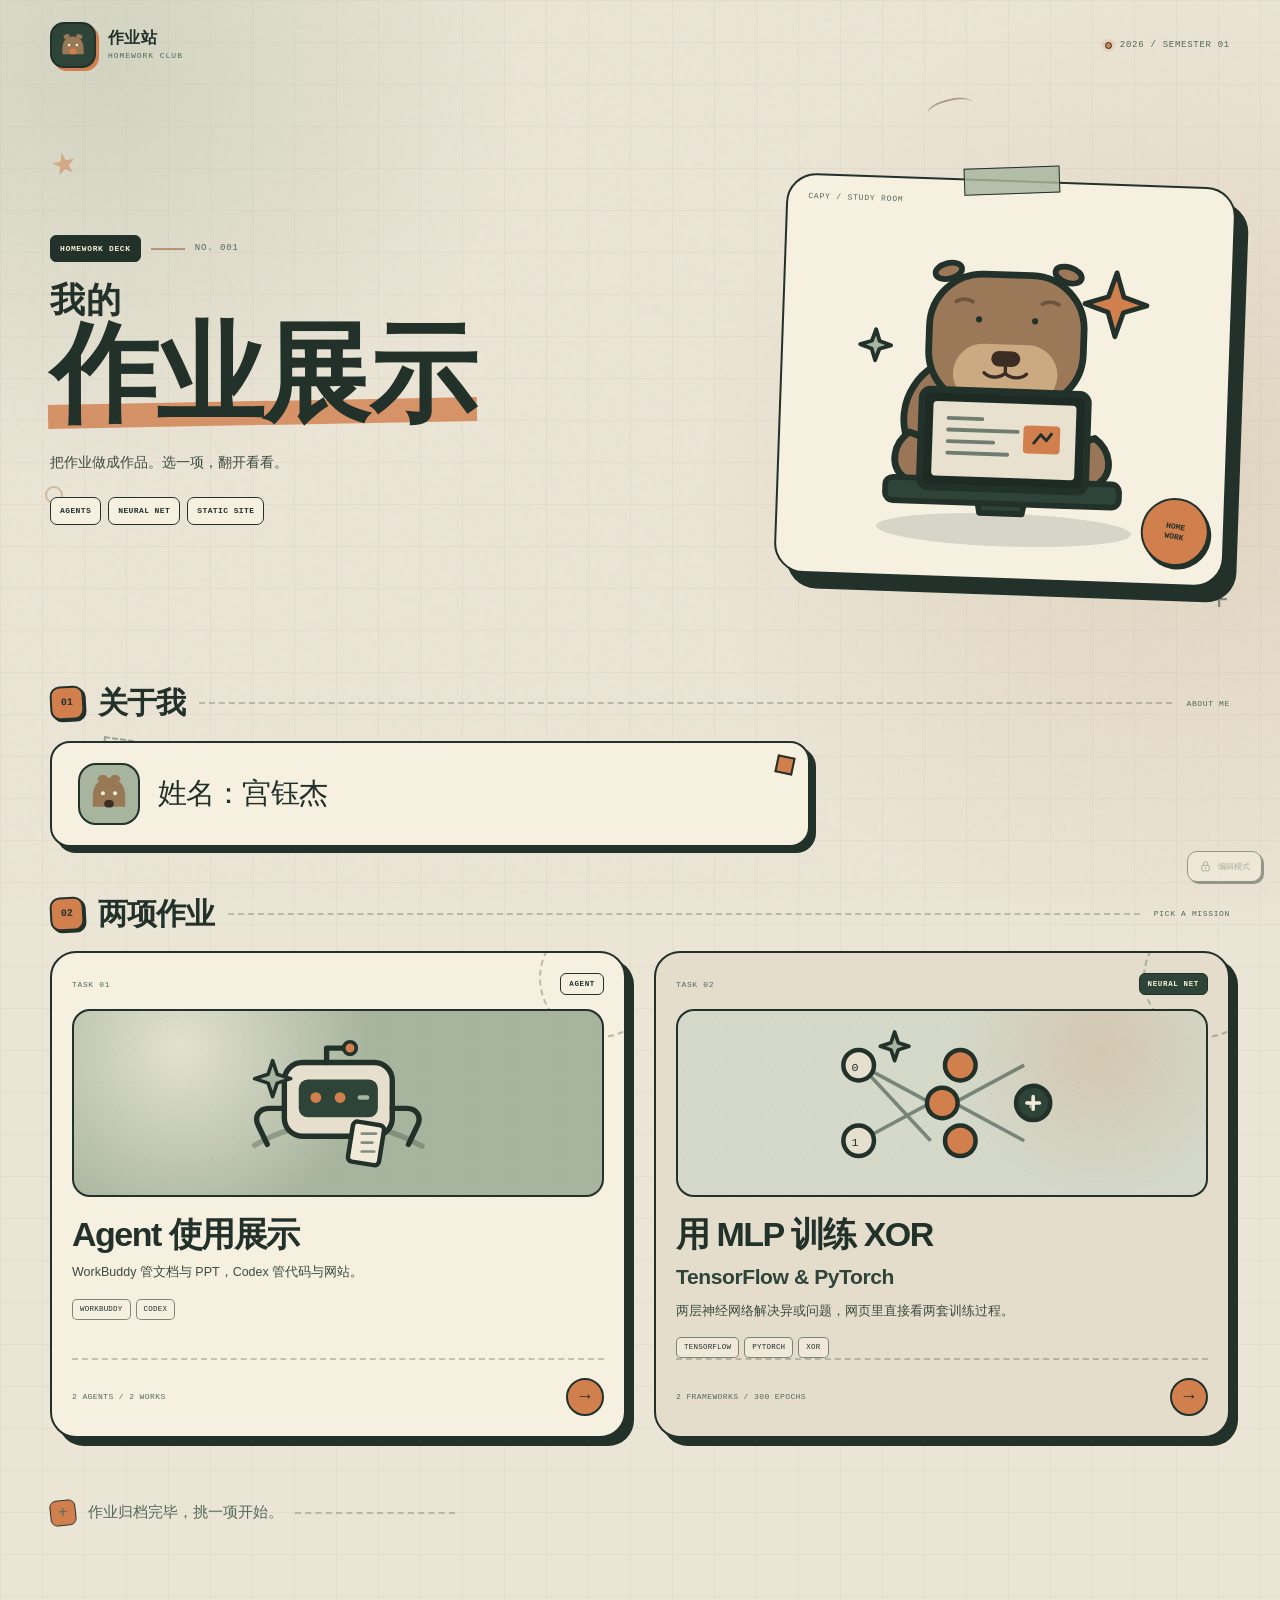
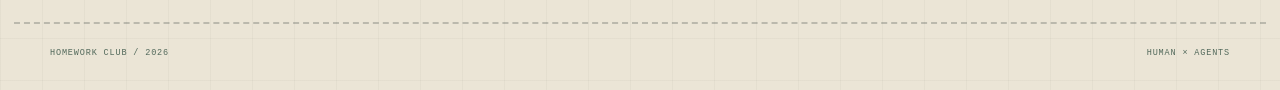
<file: index.html>
<!doctype html>
<html lang="zh-CN">
<head>
  <meta charset="utf-8">
  <meta name="viewport" content="width=device-width, initial-scale=1">
  <meta name="description" content="宫钰杰的作业展示：Agent 使用展示与用 MLP 训练 XOR。">
  <meta name="theme-color" content="#ebe5d6">
  <link rel="icon" href="data:image/svg+xml,%3Csvg xmlns='http://www.w3.org/2000/svg' viewBox='0 0 64 64'%3E%3Crect width='64' height='64' rx='16' fill='%2322312a'/%3E%3Cpath d='M17 39c0-13 6-21 15-21s15 8 15 21v6H17z' fill='%23997856' stroke='%23f4eddd' stroke-width='3'/%3E%3Ccircle cx='27' cy='31' r='2.5' fill='%23f4eddd'/%3E%3Ccircle cx='40' cy='31' r='2.5' fill='%23f4eddd'/%3E%3Crect x='27' y='38' width='13' height='8' rx='4' fill='%23d17e4c'/%3E%3C/svg%3E">
  <title>我的作业展示 · 宫钰杰</title>
  <link rel="stylesheet" href="assets/css/style.css">
  <script src="assets/js/site.js" defer></script>
</head>
<body data-page="home">

  <a class="skip-link" href="#main">跳到主要内容</a>

  <header class="site-header">
    <a class="brand" href="index.html" aria-label="作业站首页">
      <span class="brand-badge" aria-hidden="true">
        <svg viewBox="0 0 48 48">
          <path d="M9 30c0-11 5-18 15-18s15 7 15 18v7H9z" fill="#997856"/>
          <ellipse cx="15" cy="12" rx="4.5" ry="3" transform="rotate(-20 15 12)" fill="#997856"/>
          <ellipse cx="33" cy="12" rx="4.5" ry="3" transform="rotate(20 33 12)" fill="#997856"/>
          <circle cx="18.5" cy="24" r="1.8" fill="#f6f0e1"/>
          <circle cx="29.5" cy="24" r="1.8" fill="#f6f0e1"/>
          <rect x="19" y="29" width="10" height="8" rx="4" fill="#d17f4d"/>
        </svg>
      </span>
      <span class="brand-copy">
        <strong>作业站</strong>
        <small>HOMEWORK CLUB</small>
      </span>
    </a>

    <div class="header-note">
      <span class="header-dot" aria-hidden="true"></span>
      <span>2026 / SEMESTER 01</span>
    </div>
  </header>

  <main id="main" class="page-shell">

    <section class="home-hero">
      <div class="hero-copy reveal" data-reveal>
        <div class="eyebrow">
          <span class="eyebrow-box">HOMEWORK DECK</span>
          <span class="eyebrow-line" aria-hidden="true"></span>
          <span>NO. 001</span>
        </div>

        <h1 class="home-title">
          <span class="title-small">我的</span>
          <span class="title-big">作业展示</span>
        </h1>

        <p class="hero-sub">把作业做成作品。选一项，翻开看看。</p>

        <div class="hero-tags" aria-label="网站包含的内容">
          <span class="mini-tag">AGENTS</span>
          <span class="mini-tag">NEURAL NET</span>
          <span class="mini-tag">STATIC SITE</span>
        </div>
      </div>

      <div class="hero-art reveal" data-reveal style="--reveal-delay: 120ms">
        <div class="hero-art-card">
          <span class="art-tape art-tape-top" aria-hidden="true"></span>
          <span class="art-label">CAPY / STUDY ROOM</span>
          <svg class="capy-hero" viewBox="0 0 420 360" role="img" aria-label="一只坐在笔记本电脑前的卡皮巴拉">
            <ellipse cx="214" cy="329" rx="132" ry="17" fill="#22312a" opacity=".14"/>
            <path d="M112 241c-17-39 9-84 54-90 11-2 22-2 33 0 47 7 71 51 55 90l-8 38H119z" fill="#987657" stroke="#22312a" stroke-width="7" stroke-linejoin="round"/>
            <path d="M157 238c0-22 17-39 38-39s38 17 38 39v51h-76z" fill="#c8a77e" opacity=".9"/>
            <rect x="130" y="65" width="160" height="135" rx="55" fill="#9b7958" stroke="#22312a" stroke-width="7"/>
            <ellipse cx="148" cy="63" rx="14" ry="8" transform="rotate(-16 148 63)" fill="#9b7958" stroke="#22312a" stroke-width="6"/>
            <ellipse cx="272" cy="63" rx="14" ry="8" transform="rotate(16 272 63)" fill="#9b7958" stroke="#22312a" stroke-width="6"/>
            <rect x="156" y="137" width="108" height="62" rx="31" fill="#cbaa82"/>
            <circle cx="181" cy="112" r="3.2" fill="#22312a"/>
            <circle cx="239" cy="112" r="3.2" fill="#22312a"/>
            <rect x="195" y="144" width="30" height="16" rx="8" fill="#3a2d24"/>
            <path d="M210 160v7m0 0c-7 6-17 5-22 0m22 0c7 6 17 5 22 0" fill="none" stroke="#3a2d24" stroke-width="3.5" stroke-linecap="round"/>
            <path d="M157 94c6-3 12-3 17 0M246 94c5-3 11-3 17 0" fill="none" stroke="#6f543c" stroke-width="4" stroke-linecap="round"/>
            <path d="M113 231c-16 12-20 35-4 47 10 8 30 5 40-6l18-23z" fill="#987657" stroke="#22312a" stroke-width="7" stroke-linejoin="round"/>
            <path d="M305 231c17 12 21 35 5 47-10 8-30 5-40-6l-19-23z" fill="#987657" stroke="#22312a" stroke-width="7" stroke-linejoin="round"/>
            <path d="M137 205c14 8 35 12 68 12s54-4 68-12l-7 25c-16 11-37 16-61 16s-46-5-61-16z" fill="#d17f4d" stroke="#22312a" stroke-width="6" stroke-linejoin="round"/>
            <path d="M181 275h58l-7 37h-44z" fill="#2f4439" stroke="#22312a" stroke-width="6" stroke-linejoin="round"/>
            <rect x="90" y="278" width="242" height="24" rx="8" fill="#2f4439" stroke="#22312a" stroke-width="6"/>
            <rect x="125" y="186" width="172" height="101" rx="9" fill="#1d2b24" stroke="#22312a" stroke-width="7"/>
            <rect x="137" y="198" width="148" height="77" rx="4" fill="#e9e1cf"/>
            <path d="M153 215h35M153 227h72M153 239h47M153 251h62" stroke="#6f7d70" stroke-width="4" stroke-linecap="round"/>
            <rect x="231" y="220" width="38" height="29" rx="4" fill="#d17f4d"/>
            <path d="M242 238l7-9 6 6 5-7" fill="none" stroke="#22312a" stroke-width="3" stroke-linecap="round" stroke-linejoin="round"/>
            <path d="M314 84l8-25 8 25 24 8-24 8-8 25-8-25-24-8z" fill="#d17f4d" stroke="#22312a" stroke-width="5" stroke-linejoin="round"/>
            <path d="M71 138l4-12 4 12 12 4-12 4-4 12-4-12-12-4z" fill="#a8b59e" stroke="#22312a" stroke-width="4" stroke-linejoin="round"/>
          </svg>
          <span class="art-sticker">HOME<br>WORK</span>
        </div>
      </div>
    </section>

    <section class="about-section" aria-labelledby="about-title">
      <div class="section-strip reveal" data-reveal>
        <span class="section-no">01</span>
        <h2 id="about-title">关于我</h2>
        <span class="strip-line" aria-hidden="true"></span>
        <span class="strip-en">ABOUT ME</span>
      </div>

      <div class="about-card reveal" data-reveal style="--reveal-delay: 80ms">
        <div class="about-avatar" aria-hidden="true">
          <svg viewBox="0 0 80 80">
            <path d="M16 44c0-17 9-28 24-28s24 11 24 28v15H16z" fill="#997856"/>
            <path d="M23 20c0-5 3-8 8-8s8 3 8 8M41 20c0-5 3-8 8-8s8 3 8 8" fill="#997856"/>
            <circle cx="31" cy="39" r="3" fill="#f6f0e1"/>
            <circle cx="49" cy="39" r="3" fill="#f6f0e1"/>
            <rect x="33" y="49" width="14" height="11" rx="5.5" fill="#3a2d24"/>
          </svg>
        </div>
        <p class="about-name" data-edit-id="home.name">姓名：宫钰杰</p>
        <span class="about-corner" aria-hidden="true"></span>
      </div>
    </section>

    <section class="assignments-section" aria-labelledby="assignments-title">
      <div class="section-strip reveal" data-reveal>
        <span class="section-no">02</span>
        <h2 id="assignments-title">两项作业</h2>
        <span class="strip-line" aria-hidden="true"></span>
        <span class="strip-en">PICK A MISSION</span>
      </div>

      <div class="assignment-grid">
        <a class="assignment-card assignment-agent reveal" data-reveal href="agent-job/index.html" style="--reveal-delay: 80ms">
          <div class="card-head">
            <span class="card-no">TASK 01</span>
            <span class="card-type">AGENT</span>
          </div>
          <div class="card-art card-art-agent" aria-hidden="true">
            <svg viewBox="0 0 250 180">
              <path d="M32 137c30-18 55-23 91-23s63 6 95 24" fill="none" stroke="#22312a" stroke-width="6" stroke-linecap="round" opacity=".28"/>
              <rect x="65" y="45" width="120" height="82" rx="20" fill="#e7dfcd" stroke="#22312a" stroke-width="6"/>
              <rect x="81" y="64" width="88" height="42" rx="10" fill="#2f4439"/>
              <circle cx="100" cy="84" r="6" fill="#d17f4d"/>
              <circle cx="127" cy="84" r="6" fill="#d17f4d"/>
              <path d="M149 84h8" stroke="#a8b59e" stroke-width="5" stroke-linecap="round"/>
              <path d="M112 45V29m0 0h24" stroke="#22312a" stroke-width="6" stroke-linecap="round"/>
              <circle cx="138" cy="29" r="7" fill="#d17f4d" stroke="#22312a" stroke-width="4"/>
              <path d="M65 96H48c-11 0-17 9-12 19l10 21" fill="none" stroke="#22312a" stroke-width="6" stroke-linecap="round" stroke-linejoin="round"/>
              <path d="M185 96h16c11 0 17 9 12 19l-10 21" fill="none" stroke="#22312a" stroke-width="6" stroke-linecap="round" stroke-linejoin="round"/>
              <rect x="142" y="110" width="35" height="45" rx="5" transform="rotate(9 142 110)" fill="#f2ead9" stroke="#22312a" stroke-width="5"/>
              <path d="M151 124h16M151 134h12M151 144h14" stroke="#84907f" stroke-width="3" stroke-linecap="round"/>
              <path d="M47 58l5-15 5 15 15 5-15 5-5 15-5-15-15-5z" fill="#a8b59e" stroke="#22312a" stroke-width="4" stroke-linejoin="round"/>
            </svg>
          </div>
          <div class="card-body">
            <h3>Agent 使用展示</h3>
            <p>WorkBuddy 管文档与 PPT，Codex 管代码与网站。</p>
            <div class="card-tags">
              <span>WORKBUDDY</span>
              <span>CODEX</span>
            </div>
          </div>
          <div class="card-foot">
            <span>2 AGENTS / 2 WORKS</span>
            <span class="card-arrow" aria-hidden="true">→</span>
          </div>
        </a>

        <a class="assignment-card assignment-mlp reveal" data-reveal href="mlp-job/index.html" style="--reveal-delay: 170ms">
          <div class="card-head">
            <span class="card-no">TASK 02</span>
            <span class="card-type">NEURAL NET</span>
          </div>
          <div class="card-art card-art-mlp" aria-hidden="true">
            <svg viewBox="0 0 250 180">
              <path d="M34 48 112 90M34 132 112 90M138 90l78-42M138 90l78 42M34 48l78 84M34 132l78-42" fill="none" stroke="#2f4439" stroke-width="4" opacity=".55"/>
              <circle cx="32" cy="48" r="17" fill="#e7dfcd" stroke="#22312a" stroke-width="5"/>
              <circle cx="32" cy="132" r="17" fill="#e7dfcd" stroke="#22312a" stroke-width="5"/>
              <circle cx="125" cy="90" r="17" fill="#d17f4d" stroke="#22312a" stroke-width="5"/>
              <circle cx="145" cy="48" r="17" fill="#d17f4d" stroke="#22312a" stroke-width="5"/>
              <circle cx="145" cy="132" r="17" fill="#d17f4d" stroke="#22312a" stroke-width="5"/>
              <circle cx="226" cy="90" r="19" fill="#2f4439" stroke="#22312a" stroke-width="5"/>
              <path d="M219 90h14M226 83v14" stroke="#f2ead9" stroke-width="4" stroke-linecap="round"/>
              <text x="24" y="54" font-size="13" fill="#22312a" font-family="monospace">0</text>
              <text x="24" y="138" font-size="13" fill="#22312a" font-family="monospace">1</text>
              <text x="219" y="96" font-size="13" fill="#f2ead9" font-family="monospace">Y</text>
              <path d="M68 23l4-12 4 12 12 4-12 4-4 12-4-12-12-4z" fill="#a8b59e" stroke="#22312a" stroke-width="4" stroke-linejoin="round"/>
            </svg>
          </div>
          <div class="card-body">
            <h3>用 MLP 训练 XOR<br><span class="title-sub">TensorFlow &amp; PyTorch</span></h3>
            <p>两层神经网络解决异或问题，网页里直接看两套训练过程。</p>
            <div class="card-tags">
              <span>TENSORFLOW</span>
              <span>PYTORCH</span>
              <span>XOR</span>
            </div>
          </div>
          <div class="card-foot">
            <span>2 FRAMEWORKS / 300 EPOCHS</span>
            <span class="card-arrow" aria-hidden="true">→</span>
          </div>
        </a>
      </div>
    </section>

    <section class="home-signoff reveal" data-reveal>
      <span class="signoff-mark" aria-hidden="true">+</span>
      <p>作业归档完毕，挑一项开始。</p>
      <span class="signoff-line" aria-hidden="true"></span>
    </section>

  </main>

  <footer class="site-footer">
    <span>HOMEWORK CLUB / 2026</span>
    <span>HUMAN × AGENTS</span>
  </footer>

</body>
</html>
</file>
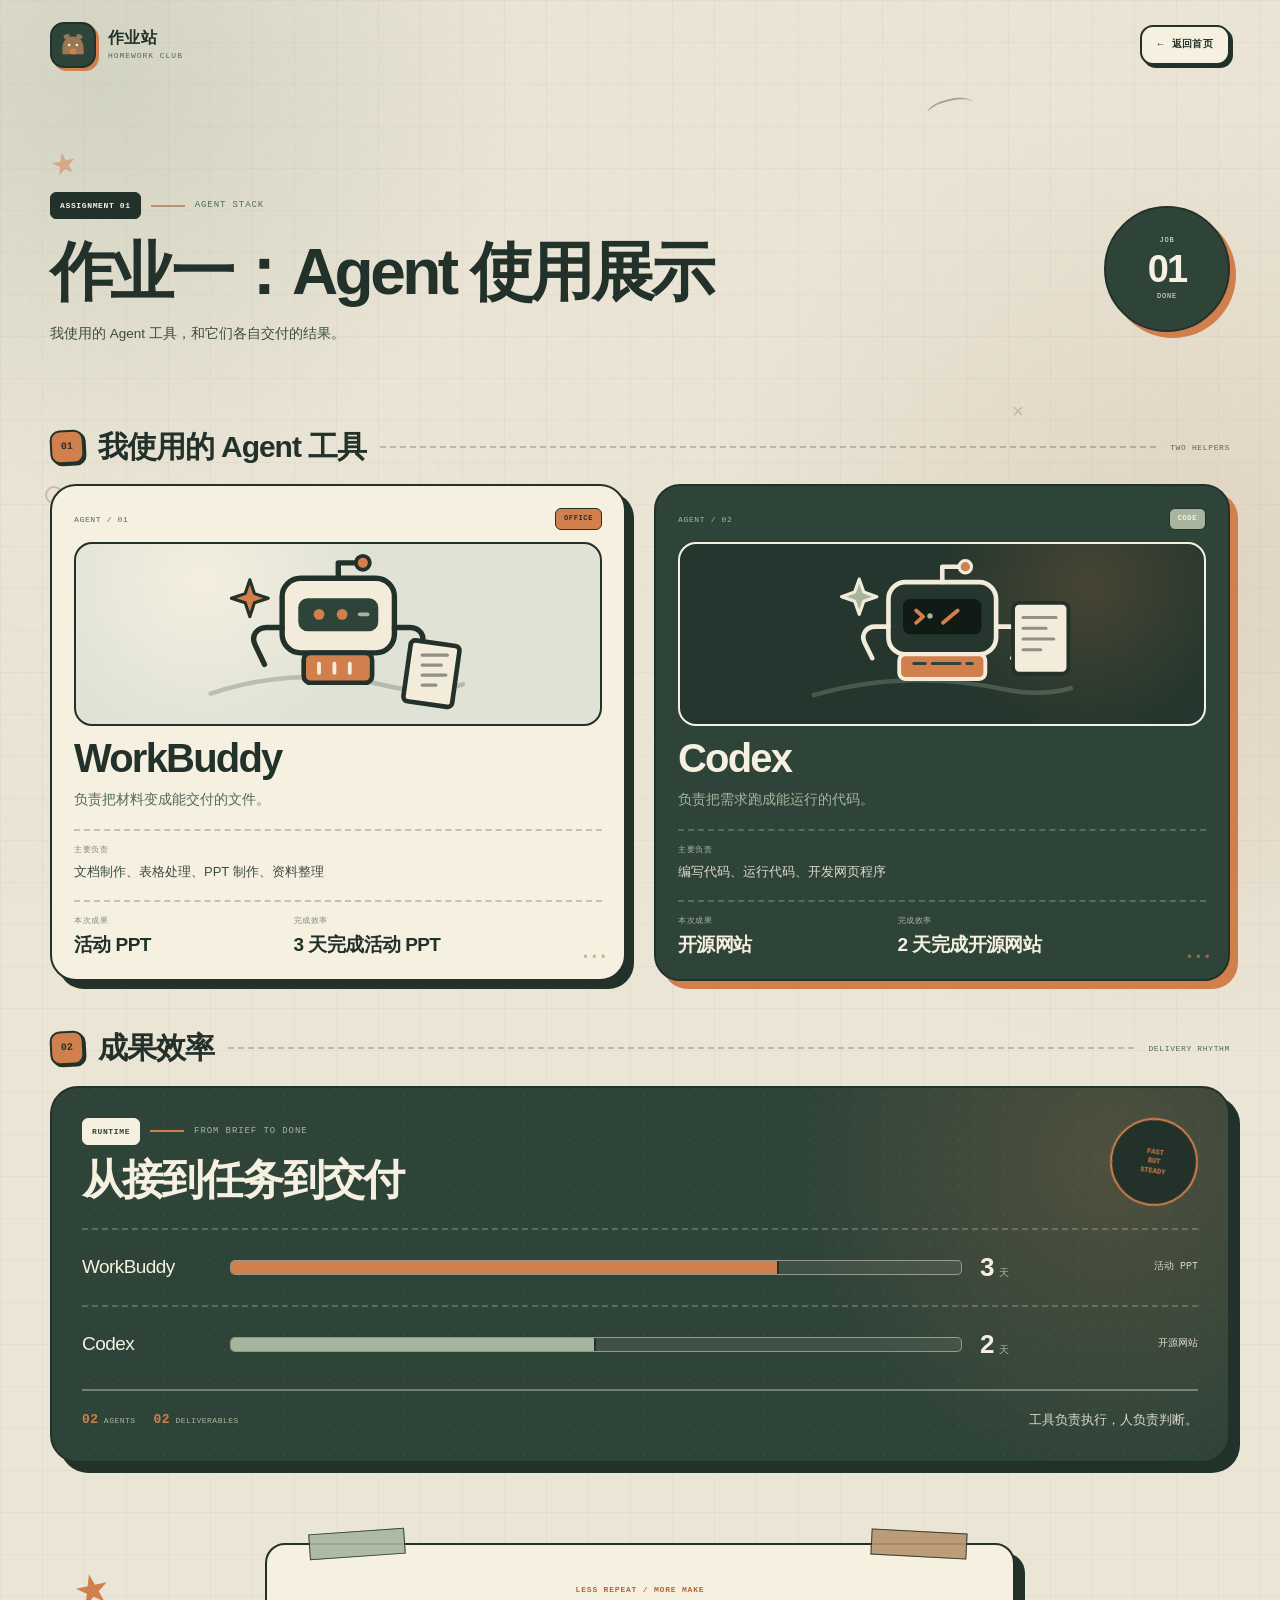
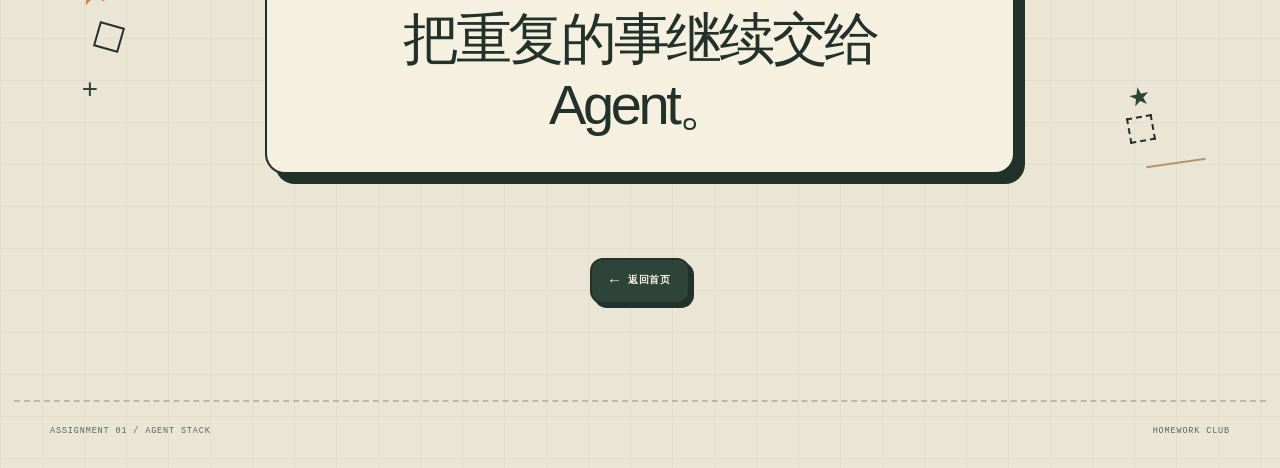
<file: agent-job/index.html>
<!doctype html>
<html lang="zh-CN">
<head>
  <meta charset="utf-8">
  <meta name="viewport" content="width=device-width, initial-scale=1">
  <meta name="description" content="作业一：Agent 使用展示，WorkBuddy 与 Codex 的成果与效率。">
  <meta name="theme-color" content="#ebe5d6">
  <link rel="icon" href="data:image/svg+xml,%3Csvg xmlns='http://www.w3.org/2000/svg' viewBox='0 0 64 64'%3E%3Crect width='64' height='64' rx='16' fill='%2322312a'/%3E%3Cpath d='M17 39c0-13 6-21 15-21s15 8 15 21v6H17z' fill='%23997856' stroke='%23f4eddd' stroke-width='3'/%3E%3Ccircle cx='27' cy='31' r='2.5' fill='%23f4eddd'/%3E%3Ccircle cx='40' cy='31' r='2.5' fill='%23f4eddd'/%3E%3Crect x='27' y='38' width='13' height='8' rx='4' fill='%23d17e4c'/%3E%3C/svg%3E">
  <title>作业一：Agent 使用展示 · 宫钰杰</title>
  <link rel="stylesheet" href="../assets/css/style.css">
  <script src="../assets/js/site.js" defer></script>
</head>
<body data-page="agent">

  <a class="skip-link" href="#main">跳到主要内容</a>

  <header class="site-header">
    <a class="brand" href="../index.html" aria-label="返回作业站首页">
      <span class="brand-badge" aria-hidden="true">
        <svg viewBox="0 0 48 48">
          <path d="M9 30c0-11 5-18 15-18s15 7 15 18v7H9z" fill="#997856"/>
          <ellipse cx="15" cy="12" rx="4.5" ry="3" transform="rotate(-20 15 12)" fill="#997856"/>
          <ellipse cx="33" cy="12" rx="4.5" ry="3" transform="rotate(20 33 12)" fill="#997856"/>
          <circle cx="18.5" cy="24" r="1.8" fill="#f6f0e1"/>
          <circle cx="29.5" cy="24" r="1.8" fill="#f6f0e1"/>
          <rect x="19" y="29" width="10" height="8" rx="4" fill="#d17f4d"/>
        </svg>
      </span>
      <span class="brand-copy">
        <strong>作业站</strong>
        <small>HOMEWORK CLUB</small>
      </span>
    </a>

    <a class="back-button" href="../index.html" data-page-link>
      <span aria-hidden="true">←</span>
      返回首页
    </a>
  </header>

  <main id="main" class="page-shell">

    <section class="sub-hero">
      <div class="sub-hero-copy reveal" data-reveal>
        <div class="eyebrow">
          <span class="eyebrow-box">ASSIGNMENT 01</span>
          <span class="eyebrow-line" aria-hidden="true"></span>
          <span>AGENT STACK</span>
        </div>
        <h1>作业一：Agent 使用展示</h1>
        <p class="sub-lead">我使用的 Agent 工具，和它们各自交付的结果。</p>
      </div>
      <div class="sub-stamp reveal" data-reveal style="--reveal-delay: 100ms" aria-hidden="true">
        <span>JOB</span>
        <strong>01</strong>
        <span>DONE</span>
      </div>
    </section>

    <section class="agent-section" aria-labelledby="agent-tools-title">
      <div class="section-strip reveal" data-reveal>
        <span class="section-no">01</span>
        <h2 id="agent-tools-title">我使用的 Agent 工具</h2>
        <span class="strip-line" aria-hidden="true"></span>
        <span class="strip-en">TWO HELPERS</span>
      </div>

      <div class="agent-grid">
        <article class="agent-card workbuddy-card reveal" data-reveal style="--reveal-delay: 70ms">
          <div class="agent-card-head">
            <span class="agent-no">AGENT / 01</span>
            <span class="agent-badge">OFFICE</span>
          </div>

          <div class="agent-art" aria-hidden="true">
            <svg viewBox="0 0 420 220">
              <path d="M44 188c71-24 153-29 239-8 34 8 62 5 89-4" fill="none" stroke="#22312a" stroke-width="6" stroke-linecap="round" opacity=".22"/>
              <rect x="137" y="38" width="146" height="97" rx="24" fill="#f3ecdb" stroke="#22312a" stroke-width="7"/>
              <rect x="158" y="64" width="104" height="43" rx="12" fill="#2f4439"/>
              <circle cx="185" cy="85" r="7" fill="#d17f4d"/>
              <circle cx="215" cy="85" r="7" fill="#d17f4d"/>
              <path d="M238 85h10" stroke="#a8b59e" stroke-width="5" stroke-linecap="round"/>
              <path d="M210 38V18m0 0h28" stroke="#22312a" stroke-width="7" stroke-linecap="round"/>
              <circle cx="242" cy="18" r="9" fill="#d17f4d" stroke="#22312a" stroke-width="5"/>
              <path d="M137 102h-20c-13 0-21 11-15 23l12 25" fill="none" stroke="#22312a" stroke-width="7" stroke-linecap="round" stroke-linejoin="round"/>
              <path d="M283 102h20c13 0 21 11 15 23l-12 25" fill="none" stroke="#22312a" stroke-width="7" stroke-linecap="round" stroke-linejoin="round"/>
              <rect x="165" y="135" width="89" height="39" rx="9" fill="#d17f4d" stroke="#22312a" stroke-width="6"/>
              <path d="M185 149v12M205 149v12M225 149v12" stroke="#f3ecdb" stroke-width="5" stroke-linecap="round"/>
              <rect x="305" y="118" width="64" height="80" rx="6" transform="rotate(8 305 118)" fill="#f3ecdb" stroke="#22312a" stroke-width="6"/>
              <path d="M319 138h33M319 151h25M319 164h31M319 177h18" stroke="#8d9187" stroke-width="4" stroke-linecap="round"/>
              <path d="M89 58l6-18 6 18 18 6-18 6-6 18-6-18-18-6z" fill="#d17f4d" stroke="#22312a" stroke-width="4" stroke-linejoin="round"/>
            </svg>
          </div>

          <h2 class="agent-name" data-edit-id="agent.workbuddy.name">WorkBuddy</h2>
          <p class="agent-caption">负责把材料变成能交付的文件。</p>

          <div class="agent-field">
            <span class="field-label">主要负责</span>
            <p class="field-value" data-edit-id="agent.workbuddy.role">文档制作、表格处理、PPT 制作、资料整理</p>
          </div>

          <div class="agent-results">
            <div class="result-cell">
              <span class="field-label">本次成果</span>
              <strong data-edit-id="agent.workbuddy.result">活动 PPT</strong>
            </div>
            <div class="result-cell">
              <span class="field-label">完成效率</span>
              <strong data-edit-id="agent.workbuddy.efficiency">3 天完成活动 PPT</strong>
            </div>
          </div>

          <span class="card-dots" aria-hidden="true">•••</span>
        </article>

        <article class="agent-card codex-card reveal" data-reveal style="--reveal-delay: 150ms">
          <div class="agent-card-head">
            <span class="agent-no">AGENT / 02</span>
            <span class="agent-badge">CODE</span>
          </div>

          <div class="agent-art" aria-hidden="true">
            <svg viewBox="0 0 420 220">
              <path d="M43 190c76-22 161-26 251-7 33 7 60 4 83-2" fill="none" stroke="#f3ecdb" stroke-width="6" stroke-linecap="round" opacity=".18"/>
              <rect x="140" y="43" width="140" height="94" rx="22" fill="#24362d" stroke="#f3ecdb" stroke-width="6"/>
              <rect x="159" y="65" width="102" height="46" rx="9" fill="#101b16"/>
              <path d="M176 80l9 8-9 8M211 96l19-16" fill="none" stroke="#d17f4d" stroke-width="5" stroke-linecap="round" stroke-linejoin="round"/>
              <circle cx="194" cy="87" r="3.5" fill="#a8b59e"/>
              <path d="M210 43V23m0 0h26" stroke="#f3ecdb" stroke-width="6" stroke-linecap="round"/>
              <circle cx="240" cy="23" r="8" fill="#d17f4d" stroke="#f3ecdb" stroke-width="4"/>
              <path d="M140 101h-17c-12 0-19 10-14 21l10 20" fill="none" stroke="#f3ecdb" stroke-width="6" stroke-linecap="round"/>
              <path d="M280 101h17c12 0 19 10 14 21l-10 20" fill="none" stroke="#f3ecdb" stroke-width="6" stroke-linecap="round"/>
              <rect x="154" y="137" width="112" height="32" rx="8" fill="#d17f4d" stroke="#f3ecdb" stroke-width="5"/>
              <path d="M173 149h15M197 149h36M242 149h7" stroke="#2f4439" stroke-width="4" stroke-linecap="round"/>
              <rect x="302" y="70" width="72" height="92" rx="8" fill="#f3ecdb" stroke="#22312a" stroke-width="5"/>
              <path d="M315 89h43M315 103h30M315 117h40M315 131h23" stroke="#8d9187" stroke-width="4" stroke-linecap="round"/>
              <path d="M96 56l6-17 6 17 17 6-17 6-6 17-6-17-17-6z" fill="#a8b59e" stroke="#f3ecdb" stroke-width="4" stroke-linejoin="round"/>
            </svg>
          </div>

          <h2 class="agent-name" data-edit-id="agent.codex.name">Codex</h2>
          <p class="agent-caption">负责把需求跑成能运行的代码。</p>

          <div class="agent-field">
            <span class="field-label">主要负责</span>
            <p class="field-value" data-edit-id="agent.codex.role">编写代码、运行代码、开发网页程序</p>
          </div>

          <div class="agent-results">
            <div class="result-cell">
              <span class="field-label">本次成果</span>
              <strong data-edit-id="agent.codex.result">开源网站</strong>
            </div>
            <div class="result-cell">
              <span class="field-label">完成效率</span>
              <strong data-edit-id="agent.codex.efficiency">2 天完成开源网站</strong>
            </div>
          </div>

          <span class="card-dots" aria-hidden="true">•••</span>
        </article>
      </div>
    </section>

    <section class="efficiency-section" aria-labelledby="efficiency-title">
      <div class="section-strip reveal" data-reveal>
        <span class="section-no">02</span>
        <h2 id="efficiency-title">成果效率</h2>
        <span class="strip-line" aria-hidden="true"></span>
        <span class="strip-en">DELIVERY RHYTHM</span>
      </div>

      <div class="efficiency-card reveal" data-reveal>
        <div class="efficiency-head">
          <div>
            <p class="eyebrow"><span class="eyebrow-box">RUNTIME</span><span class="eyebrow-line"></span><span>FROM BRIEF TO DONE</span></p>
            <h3>从接到任务到交付</h3>
          </div>
          <span class="efficiency-stamp" aria-hidden="true">FAST<br>BUT<br>STEADY</span>
        </div>

        <div class="efficiency-list">
          <div class="efficiency-row">
            <span class="eff-name" data-derived="workbuddy-name">WorkBuddy</span>
            <div class="eff-track" aria-hidden="true"><span class="eff-bar workbuddy-bar" data-bar="workbuddy" style="--bar:75%"></span></div>
            <span class="eff-days"><b data-derived="workbuddy-days">3</b> 天</span>
            <span class="eff-result" data-derived="workbuddy-result">活动 PPT</span>
          </div>

          <div class="efficiency-row">
            <span class="eff-name" data-derived="codex-name">Codex</span>
            <div class="eff-track" aria-hidden="true"><span class="eff-bar codex-bar" data-bar="codex" style="--bar:50%"></span></div>
            <span class="eff-days"><b data-derived="codex-days">2</b> 天</span>
            <span class="eff-result" data-derived="codex-result">开源网站</span>
          </div>
        </div>

        <div class="efficiency-foot">
          <span><b>02</b> AGENTS</span>
          <span><b>02</b> DELIVERABLES</span>
          <span class="eff-note">工具负责执行，人负责判断。</span>
        </div>
      </div>
    </section>

    <section class="tagline-section" aria-label="作业一结语">
      <div class="tagline-doodle tagline-doodle-left" aria-hidden="true">
        <span class="doodle-star">★</span>
        <span class="doodle-square"></span>
        <span class="doodle-plus">+</span>
      </div>

      <div class="tagline-sticker reveal" data-reveal>
        <span class="sticker-tape sticker-tape-left" aria-hidden="true"></span>
        <span class="sticker-tape sticker-tape-right" aria-hidden="true"></span>
        <span class="tagline-kicker">LESS REPEAT / MORE MAKE</span>
        <p data-edit-id="agent.tagline">把重复的事继续交给 Agent。</p>
      </div>

      <div class="tagline-doodle tagline-doodle-right" aria-hidden="true">
        <span class="doodle-star small">★</span>
        <span class="doodle-square rotate"></span>
        <span class="doodle-line"></span>
      </div>
    </section>

    <div class="back-home-row reveal" data-reveal>
      <a class="btn btn-dark" href="../index.html" data-page-link>
        <span class="btn-icon" aria-hidden="true">←</span>
        返回首页
      </a>
    </div>

  </main>

  <footer class="site-footer">
    <span>ASSIGNMENT 01 / AGENT STACK</span>
    <span>HOMEWORK CLUB</span>
  </footer>

</body>
</html>
</file>
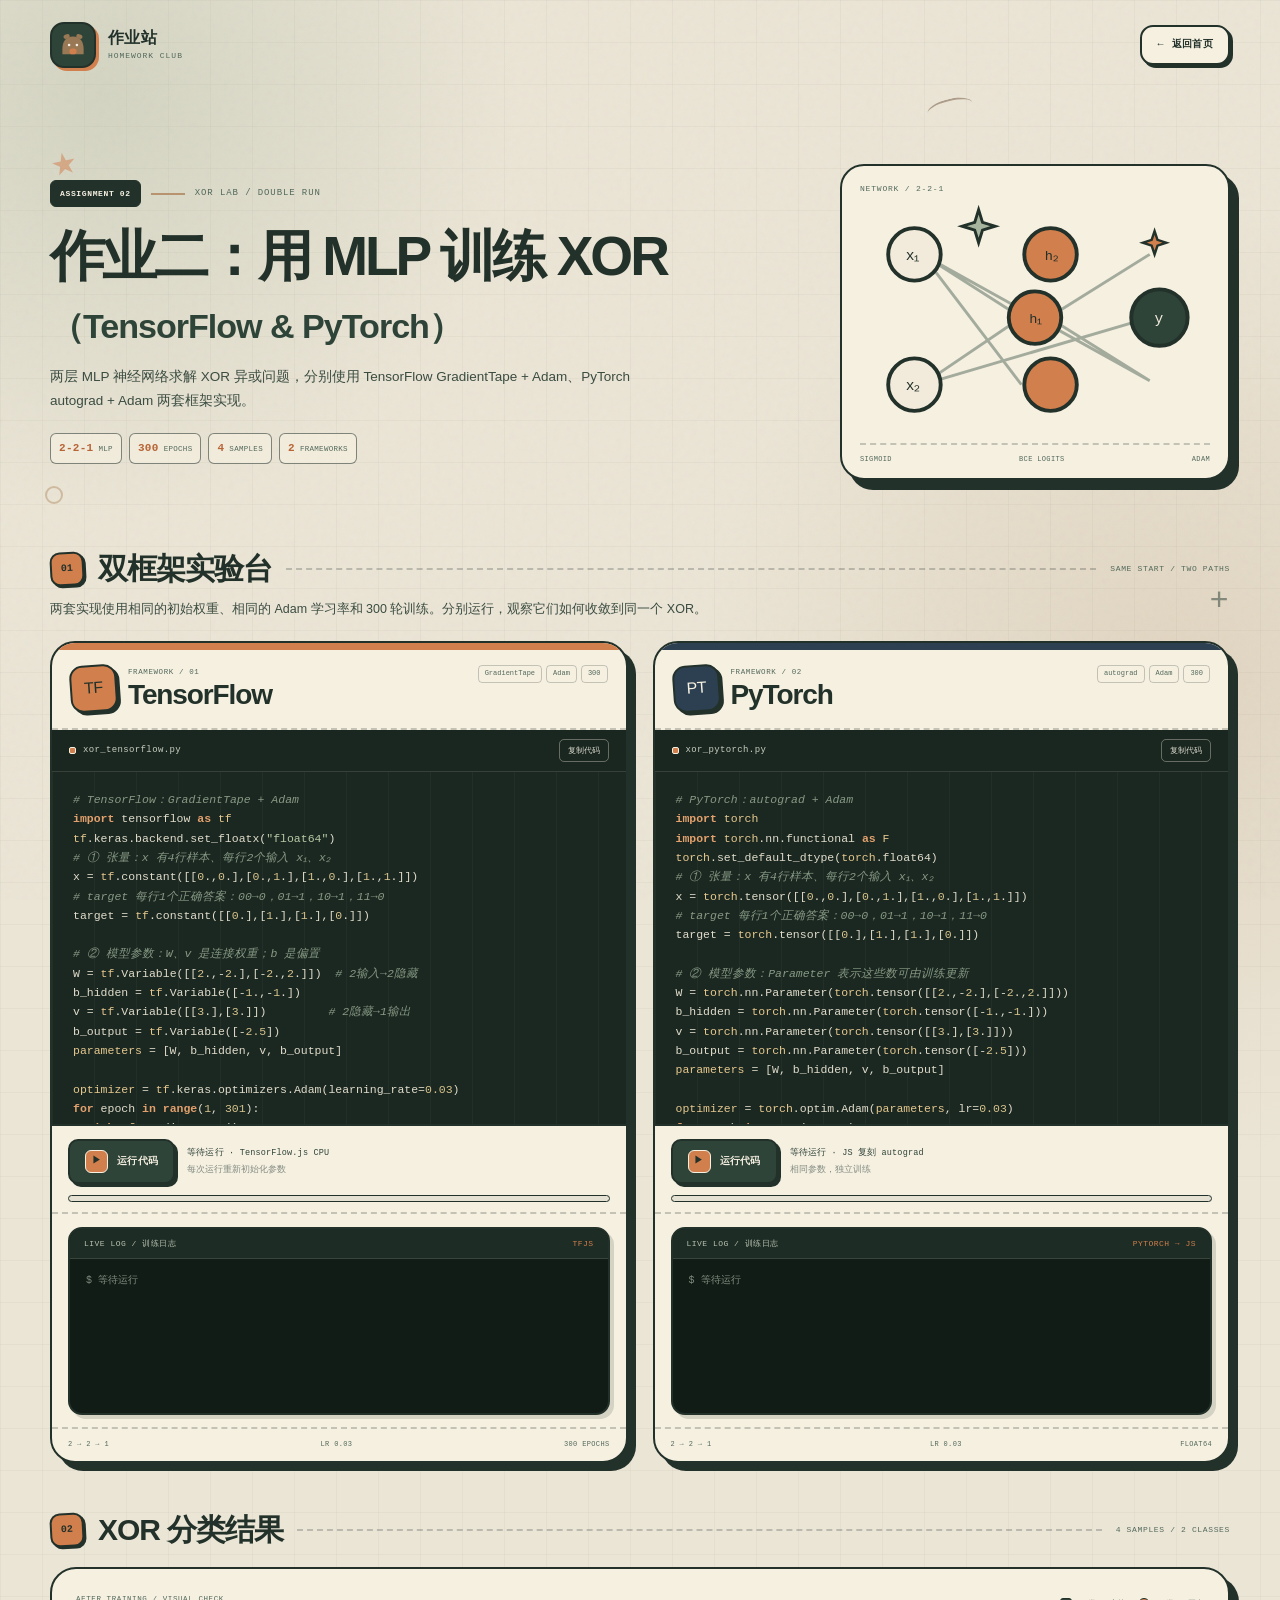
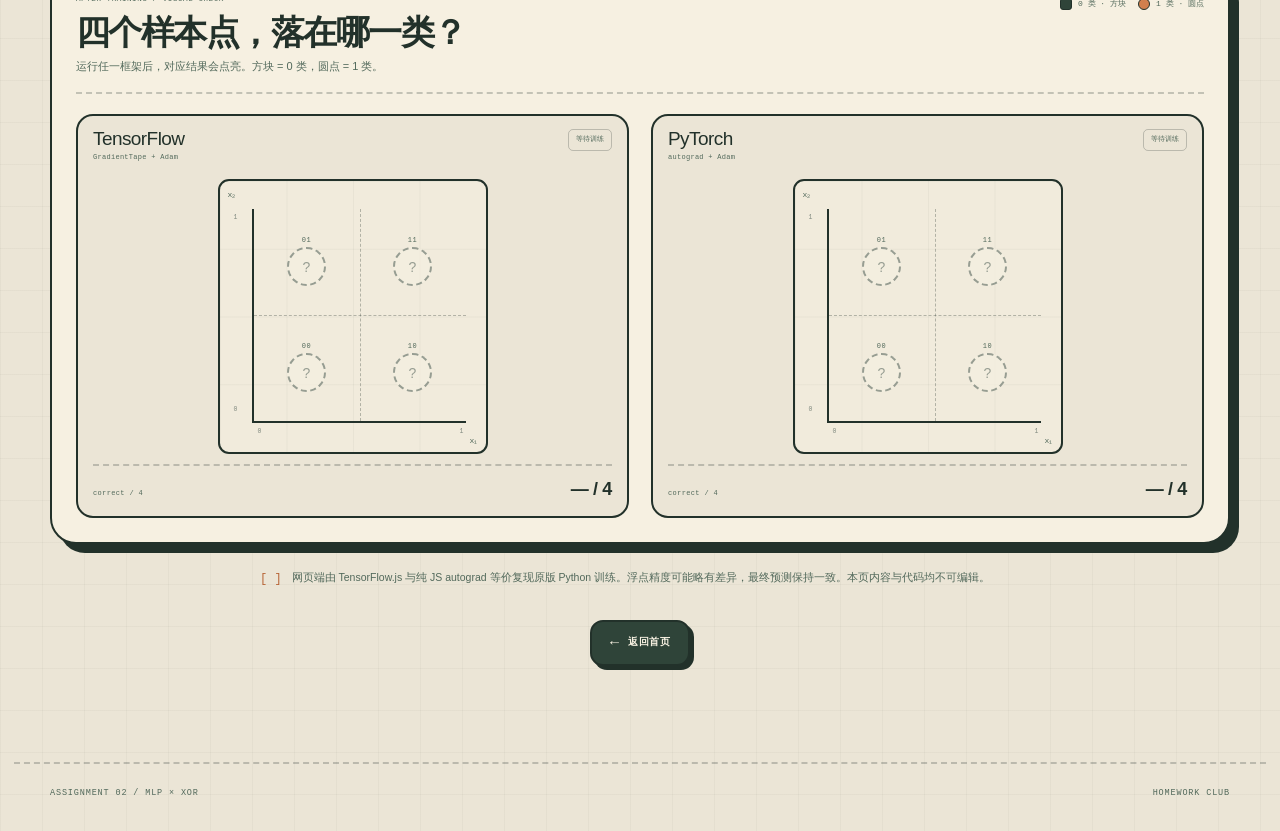
<file: mlp-job/index.html>
<!doctype html>
<html lang="zh-CN">
<head>
  <meta charset="utf-8">
  <meta name="viewport" content="width=device-width, initial-scale=1">
  <meta name="description" content="作业二：用两层 MLP 训练 XOR，TensorFlow 与 PyTorch 双框架实现，可在浏览器直接运行。">
  <meta name="theme-color" content="#ebe5d6">
  <link rel="icon" href="data:image/svg+xml,%3Csvg xmlns='http://www.w3.org/2000/svg' viewBox='0 0 64 64'%3E%3Crect width='64' height='64' rx='16' fill='%2322312a'/%3E%3Cpath d='M17 39c0-13 6-21 15-21s15 8 15 21v6H17z' fill='%23997856' stroke='%23f4eddd' stroke-width='3'/%3E%3Ccircle cx='27' cy='31' r='2.5' fill='%23f4eddd'/%3E%3Ccircle cx='40' cy='31' r='2.5' fill='%23f4eddd'/%3E%3Crect x='27' y='38' width='13' height='8' rx='4' fill='%23d17e4c'/%3E%3C/svg%3E">
  <title>作业二：用 MLP 训练 XOR（TensorFlow &amp; PyTorch） · 宫钰杰</title>
  <link rel="stylesheet" href="../assets/css/style.css">
  <link rel="stylesheet" href="../assets/css/mlp.css">
  <script id="tfjsScript" src="../assets/vendor/tf.min.js" defer></script>
  <script src="../assets/js/site.js" defer></script>
  <script src="../assets/js/mlp.js" defer></script>
</head>
<body data-page="mlp">

  <a class="skip-link" href="#main">跳到主要内容</a>

  <header class="site-header">
    <a class="brand" href="../index.html" aria-label="返回作业站首页">
      <span class="brand-badge" aria-hidden="true">
        <svg viewBox="0 0 48 48">
          <path d="M9 30c0-11 5-18 15-18s15 7 15 18v7H9z" fill="#997856"/>
          <ellipse cx="15" cy="12" rx="4.5" ry="3" transform="rotate(-20 15 12)" fill="#997856"/>
          <ellipse cx="33" cy="12" rx="4.5" ry="3" transform="rotate(20 33 12)" fill="#997856"/>
          <circle cx="18.5" cy="24" r="1.8" fill="#f6f0e1"/>
          <circle cx="29.5" cy="24" r="1.8" fill="#f6f0e1"/>
          <rect x="19" y="29" width="10" height="8" rx="4" fill="#d17f4d"/>
        </svg>
      </span>
      <span class="brand-copy">
        <strong>作业站</strong>
        <small>HOMEWORK CLUB</small>
      </span>
    </a>

    <a class="back-button" href="../index.html" data-page-link>
      <span aria-hidden="true">←</span>
      返回首页
    </a>
  </header>

  <main id="main" class="page-shell mlp-page">

    <section class="sub-hero xor-hero">
      <div class="sub-hero-copy reveal" data-reveal>
        <div class="eyebrow">
          <span class="eyebrow-box">ASSIGNMENT 02</span>
          <span class="eyebrow-line" aria-hidden="true"></span>
          <span>XOR LAB / DOUBLE RUN</span>
        </div>
        <h1>作业二：用 MLP 训练 XOR<br><span class="hero-frameworks">（TensorFlow &amp; PyTorch）</span></h1>
        <p class="sub-lead">两层 MLP 神经网络求解 XOR 异或问题，分别使用 TensorFlow GradientTape + Adam、PyTorch autograd + Adam 两套框架实现。</p>
        <div class="mlp-meta" aria-label="实验参数">
          <span><b>2-2-1</b> MLP</span>
          <span><b>300</b> EPOCHS</span>
          <span><b>4</b> SAMPLES</span>
          <span><b>2</b> FRAMEWORKS</span>
        </div>
      </div>

      <div class="xor-blueprint reveal" data-reveal style="--reveal-delay: 120ms" aria-hidden="true">
        <span class="blueprint-label">NETWORK / 2-2-1</span>
        <svg class="blueprint-svg" viewBox="0 0 360 250">
          <path d="M64 58 166 123M64 192 166 123M64 58l102 134M64 192l102-69M194 123l104-65M194 123l104 65M64 58l234 130M64 192l234-69" fill="none" stroke="#52695b" stroke-width="3" opacity=".5"/>
          <circle cx="56" cy="58" r="27" fill="#f2ebdb" stroke="#22312a" stroke-width="4"/>
          <circle cx="56" cy="192" r="27" fill="#f2ebdb" stroke="#22312a" stroke-width="4"/>
          <circle cx="180" cy="123" r="27" fill="#d17f4d" stroke="#22312a" stroke-width="4"/>
          <circle cx="196" cy="58" r="27" fill="#d17f4d" stroke="#22312a" stroke-width="4"/>
          <circle cx="196" cy="192" r="27" fill="#d17f4d" stroke="#22312a" stroke-width="4"/>
          <circle cx="308" cy="123" r="29" fill="#2f4439" stroke="#22312a" stroke-width="4"/>
          <text x="47" y="64" font-family="monospace" font-size="15" fill="#22312a">x₁</text>
          <text x="47" y="198" font-family="monospace" font-size="15" fill="#22312a">x₂</text>
          <text x="174" y="129" font-family="monospace" font-size="14" fill="#22312a">h₁</text>
          <text x="190" y="64" font-family="monospace" font-size="14" fill="#22312a">h₂</text>
          <text x="303" y="129" font-family="monospace" font-size="15" fill="#f2ebdb">y</text>
          <path d="M118 25l4-13 4 13 13 4-13 4-4 13-4-13-13-4z" fill="#a8b59e" stroke="#22312a" stroke-width="3"/>
          <path d="M300 43l3-9 3 9 9 3-9 3-3 9-3-9-9-3z" fill="#d17f4d" stroke="#22312a" stroke-width="2.5"/>
        </svg>
        <div class="blueprint-foot">
          <span>SIGMOID</span>
          <span>BCE LOGITS</span>
          <span>ADAM</span>
        </div>
      </div>
    </section>

    <section class="lab-bench" aria-labelledby="bench-title">
      <div class="section-strip reveal" data-reveal>
        <span class="section-no">01</span>
        <h2 id="bench-title">双框架实验台</h2>
        <span class="strip-line" aria-hidden="true"></span>
        <span class="strip-en">SAME START / TWO PATHS</span>
      </div>

      <p class="bench-lead reveal" data-reveal>两套实现使用相同的初始权重、相同的 Adam 学习率和 300 轮训练。分别运行，观察它们如何收敛到同一个 XOR。</p>

      <div class="lab-grid">
        <article class="framework-card tf-card reveal" data-reveal>
          <header class="framework-head">
            <div class="framework-title">
              <span class="framework-badge tf-badge">TF</span>
              <div>
                <p class="lab-kicker">FRAMEWORK / 01</p>
                <h2>TensorFlow</h2>
              </div>
            </div>
            <div class="framework-tags">
              <span>GradientTape</span>
              <span>Adam</span>
              <span>300</span>
            </div>
          </header>

          <div class="framework-body">
            <div class="code-shell">
              <div class="code-toolbar">
                <span class="file-name"><i aria-hidden="true"></i> xor_tensorflow.py</span>
                <button class="copy-btn" type="button" data-copy="tf-code">复制代码</button>
              </div>
              <pre class="code-panel" tabindex="0"><code id="tf-code" class="language-python"></code></pre>
            </div>

            <div class="run-strip">
              <button class="run-btn" type="button" data-run="tf">
                <span class="run-icon" aria-hidden="true">▶</span>
                <span class="run-label">运行代码</span>
                <span class="run-loader" aria-hidden="true"></span>
              </button>
              <div class="run-note">
                <span class="run-status" data-status="tf">等待运行 · TensorFlow.js CPU</span>
                <span class="run-hint">每次运行重新初始化参数</span>
              </div>
              <div class="mini-progress" aria-hidden="true"><span data-progress="tf"></span></div>
            </div>

            <div class="terminal terminal-compact">
              <div class="terminal-bar">
                <span>LIVE LOG / 训练日志</span>
                <span class="terminal-tag">TFJS</span>
              </div>
              <pre class="terminal-output" id="tf-output" data-output="tf" aria-live="polite"><span class="terminal-muted">$ 等待运行</span></pre>
            </div>

            <footer class="framework-foot">
              <span>2 → 2 → 1</span>
              <span>LR 0.03</span>
              <span>300 EPOCHS</span>
            </footer>
          </div>
        </article>

        <article class="framework-card torch-card reveal" data-reveal style="--reveal-delay: 90ms">
          <header class="framework-head">
            <div class="framework-title">
              <span class="framework-badge torch-badge">PT</span>
              <div>
                <p class="lab-kicker">FRAMEWORK / 02</p>
                <h2>PyTorch</h2>
              </div>
            </div>
            <div class="framework-tags">
              <span>autograd</span>
              <span>Adam</span>
              <span>300</span>
            </div>
          </header>

          <div class="framework-body">
            <div class="code-shell">
              <div class="code-toolbar">
                <span class="file-name"><i aria-hidden="true"></i> xor_pytorch.py</span>
                <button class="copy-btn" type="button" data-copy="torch-code">复制代码</button>
              </div>
              <pre class="code-panel" tabindex="0"><code id="torch-code" class="language-python"></code></pre>
            </div>

            <div class="run-strip">
              <button class="run-btn" type="button" data-run="torch">
                <span class="run-icon" aria-hidden="true">▶</span>
                <span class="run-label">运行代码</span>
                <span class="run-loader" aria-hidden="true"></span>
              </button>
              <div class="run-note">
                <span class="run-status" data-status="torch">等待运行 · JS 复刻 autograd</span>
                <span class="run-hint">相同参数，独立训练</span>
              </div>
              <div class="mini-progress" aria-hidden="true"><span data-progress="torch"></span></div>
            </div>

            <div class="terminal terminal-compact">
              <div class="terminal-bar">
                <span>LIVE LOG / 训练日志</span>
                <span class="terminal-tag">PYTORCH → JS</span>
              </div>
              <pre class="terminal-output" id="torch-output" data-output="torch" aria-live="polite"><span class="terminal-muted">$ 等待运行</span></pre>
            </div>

            <footer class="framework-foot">
              <span>2 → 2 → 1</span>
              <span>LR 0.03</span>
              <span>FLOAT64</span>
            </footer>
          </div>
        </article>
      </div>
    </section>

    <section class="viz-section" aria-labelledby="viz-title">
      <div class="section-strip reveal" data-reveal>
        <span class="section-no">02</span>
        <h2 id="viz-title">XOR 分类结果</h2>
        <span class="strip-line" aria-hidden="true"></span>
        <span class="strip-en">4 SAMPLES / 2 CLASSES</span>
      </div>

      <div class="viz-card reveal" data-reveal>
        <div class="viz-head">
          <div>
            <p class="lab-kicker">AFTER TRAINING / VISUAL CHECK</p>
            <h3>四个样本点，落在哪一类？</h3>
            <p class="viz-note">运行任一框架后，对应结果会点亮。方块 = 0 类，圆点 = 1 类。</p>
          </div>
          <div class="viz-legend" aria-label="图例">
            <span><i class="legend-mark legend-zero"></i>0 类 · 方块</span>
            <span><i class="legend-mark legend-one"></i>1 类 · 圆点</span>
          </div>
        </div>

        <div class="viz-grid">
          <article class="viz-panel" data-viz="tf">
            <header class="viz-panel-head">
              <div>
                <span class="viz-framework">TensorFlow</span>
                <span class="viz-sub">GradientTape + Adam</span>
              </div>
              <span class="viz-state" data-viz-state="tf">等待训练</span>
            </header>

            <div class="xor-plot" role="img" aria-label="TensorFlow 的 XOR 四样本分类示意图">
              <span class="axis-label axis-y">x₂</span>
              <span class="axis-label axis-x">x₁</span>
              <span class="axis-tick tick-y-one">1</span>
              <span class="axis-tick tick-y-zero">0</span>
              <span class="axis-tick tick-x-zero">0</span>
              <span class="axis-tick tick-x-one">1</span>
              <div class="plot-grid">
                <div class="sample-cell" data-sample="01"><span class="sample-coord">01</span><span class="sample-dot">?</span></div>
                <div class="sample-cell" data-sample="11"><span class="sample-coord">11</span><span class="sample-dot">?</span></div>
                <div class="sample-cell" data-sample="00"><span class="sample-coord">00</span><span class="sample-dot">?</span></div>
                <div class="sample-cell" data-sample="10"><span class="sample-coord">10</span><span class="sample-dot">?</span></div>
              </div>
            </div>

            <footer class="viz-foot">
              <span>correct / 4</span>
              <strong data-viz-acc="tf">— / 4</strong>
            </footer>
          </article>

          <article class="viz-panel" data-viz="torch">
            <header class="viz-panel-head">
              <div>
                <span class="viz-framework">PyTorch</span>
                <span class="viz-sub">autograd + Adam</span>
              </div>
              <span class="viz-state" data-viz-state="torch">等待训练</span>
            </header>

            <div class="xor-plot" role="img" aria-label="PyTorch 的 XOR 四样本分类示意图">
              <span class="axis-label axis-y">x₂</span>
              <span class="axis-label axis-x">x₁</span>
              <span class="axis-tick tick-y-one">1</span>
              <span class="axis-tick tick-y-zero">0</span>
              <span class="axis-tick tick-x-zero">0</span>
              <span class="axis-tick tick-x-one">1</span>
              <div class="plot-grid">
                <div class="sample-cell" data-sample="01"><span class="sample-coord">01</span><span class="sample-dot">?</span></div>
                <div class="sample-cell" data-sample="11"><span class="sample-coord">11</span><span class="sample-dot">?</span></div>
                <div class="sample-cell" data-sample="00"><span class="sample-coord">00</span><span class="sample-dot">?</span></div>
                <div class="sample-cell" data-sample="10"><span class="sample-coord">10</span><span class="sample-dot">?</span></div>
              </div>
            </div>

            <footer class="viz-foot">
              <span>correct / 4</span>
              <strong data-viz-acc="torch">— / 4</strong>
            </footer>
          </article>
        </div>
      </div>
    </section>

    <section class="mlp-footnote reveal" data-reveal>
      <span class="footnote-icon" aria-hidden="true">[ ]</span>
      <p>网页端由 TensorFlow.js 与纯 JS autograd 等价复现原版 Python 训练。浮点精度可能略有差异，最终预测保持一致。本页内容与代码均不可编辑。</p>
    </section>

    <div class="back-home-row reveal" data-reveal>
      <a class="btn btn-dark" href="../index.html" data-page-link>
        <span class="btn-icon" aria-hidden="true">←</span>
        返回首页
      </a>
    </div>

  </main>

  <footer class="site-footer">
    <span>ASSIGNMENT 02 / MLP × XOR</span>
    <span>HOMEWORK CLUB</span>
  </footer>

</body>
</html>
</file>
<file: assets/css/style.css>
/* =========================================================
   作业站 · HOMEWORK CLUB
   Shared styles for home / Agent / MLP pages.
   Palette: cold grey, forest, navy, brown, cream + warm orange.
   ========================================================= */

:root {
  --paper: #ebe5d6;
  --paper-deep: #e1d9c6;
  --cream: #f6f0e1;
  --cream-deep: #eee6d4;
  --ink: #22312a;
  --ink-soft: #3b4c41;
  --forest: #2f4439;
  --forest-deep: #1d2b24;
  --forest-light: #52695b;
  --navy: #2d4052;
  --navy-deep: #20303f;
  --brown: #755a43;
  --brown-light: #997856;
  --tan: #b7936f;
  --orange: #d17f4d;
  --orange-deep: #b76436;
  --sage: #a8b59e;
  --sage-deep: #7d8f79;
  --grey: #838c82;
  --line: rgba(34, 49, 42, 0.24);
  --line-strong: rgba(34, 49, 42, 0.55);
  --shadow: #1d2a24;
  --font-sans: "Microsoft YaHei", "PingFang SC", "Noto Sans SC", "Hiragino Sans GB", sans-serif;
  --font-display: "Arial Black", "Microsoft YaHei", "PingFang SC", sans-serif;
  --font-hand: "Kaiti SC", "STKaiti", "KaiTi", "SimSun", serif;
  --font-mono: "Cascadia Code", "SFMono-Regular", "Roboto Mono", Consolas, "Liberation Mono", monospace;
  --radius: 22px;
  --ease: cubic-bezier(0.2, 0.9, 0.25, 1.15);
}

*,
*::before,
*::after {
  box-sizing: border-box;
}

html {
  scroll-behavior: smooth;
  scroll-padding-top: 100px;
}

body {
  position: relative;
  min-width: 320px;
  margin: 0;
  overflow-x: hidden;
  background-color: var(--paper);
  background-image:
    radial-gradient(circle at 8% 4%, rgba(168, 181, 158, 0.35), transparent 26rem),
    radial-gradient(circle at 92% 28%, rgba(183, 147, 111, 0.2), transparent 30rem),
    linear-gradient(rgba(34, 49, 42, 0.035) 1px, transparent 1px),
    linear-gradient(90deg, rgba(34, 49, 42, 0.035) 1px, transparent 1px);
  background-size: auto, auto, 42px 42px, 42px 42px;
  color: var(--ink);
  font-family: var(--font-sans);
  font-size: 16px;
  line-height: 1.65;
  -webkit-font-smoothing: antialiased;
  text-rendering: optimizeLegibility;
}

body::before {
  position: fixed;
  inset: 0;
  z-index: 0;
  content: "";
  opacity: 0.045;
  pointer-events: none;
  background-image: url("data:image/svg+xml,%3Csvg viewBox='0 0 180 180' xmlns='http://www.w3.org/2000/svg'%3E%3Cfilter id='n'%3E%3CfeTurbulence type='fractalNoise' baseFrequency='.8' numOctaves='3' stitchTiles='stitch'/%3E%3C/filter%3E%3Crect width='100%25' height='100%25' filter='url(%23n)' opacity='.8'/%3E%3C/svg%3E");
  mix-blend-mode: multiply;
}

::selection {
  background: var(--orange);
  color: var(--cream);
}

h1,
h2,
h3,
h4,
p,
figure,
blockquote,
dl,
dd {
  margin: 0;
}

a {
  color: inherit;
  text-decoration: none;
}

button,
input {
  font: inherit;
  color: inherit;
}

button {
  cursor: pointer;
}

svg {
  display: block;
  max-width: 100%;
}

[hidden] {
  display: none !important;
}

:focus-visible {
  outline: 3px solid var(--orange);
  outline-offset: 4px;
}

.skip-link {
  position: fixed;
  top: 12px;
  left: 12px;
  z-index: 999;
  padding: 10px 16px;
  border: 2px solid var(--ink);
  background: var(--cream);
  font-family: var(--font-mono);
  font-size: 11px;
  transform: translateY(-180%);
  transition: transform 0.2s;
}

.skip-link:focus {
  transform: translateY(0);
}

/* ---------------------------------------------------------
   Background doodles
   --------------------------------------------------------- */

.bg-doodles {
  position: fixed;
  inset: 0;
  z-index: 0;
  overflow: hidden;
  pointer-events: none;
}

.doodle {
  position: absolute;
  display: block;
  color: var(--forest-light);
  opacity: 0.52;
  animation: drift 12s ease-in-out infinite alternate;
}

.doodle:nth-child(1) {
  top: 16%;
  left: 4%;
  font-family: var(--font-mono);
  font-size: 26px;
  color: var(--orange);
  transform: rotate(-12deg);
}

.doodle:nth-child(2) {
  top: 28%;
  right: 6%;
  width: 28px;
  height: 28px;
  border: 2px solid var(--forest-light);
  transform: rotate(18deg);
  animation-delay: -4s;
}

.doodle:nth-child(3) {
  top: 54%;
  left: 3.5%;
  width: 18px;
  height: 18px;
  border: 2px solid var(--tan);
  border-radius: 50%;
  animation-delay: -7s;
}

.doodle:nth-child(4) {
  top: 64%;
  right: 4%;
  font-family: var(--font-mono);
  font-size: 32px;
  color: var(--forest);
  animation-delay: -2s;
}

.doodle:nth-child(5) {
  top: 82%;
  left: 8%;
  width: 30px;
  height: 30px;
  border: 2px dashed var(--forest-light);
  transform: rotate(8deg);
  animation-delay: -9s;
}

.doodle:nth-child(6) {
  top: 11%;
  right: 24%;
  width: 46px;
  height: 18px;
  border-top: 2px solid var(--brown);
  border-radius: 50%;
  transform: rotate(-14deg);
  animation-delay: -6s;
}

.doodle:nth-child(7) {
  top: 44%;
  right: 20%;
  font-family: var(--font-mono);
  font-size: 20px;
  color: var(--tan);
  animation-delay: -3s;
}

@keyframes drift {
  from {
    transform: translate3d(0, 0, 0) rotate(-3deg);
  }
  to {
    transform: translate3d(8px, -16px, 0) rotate(5deg);
  }
}

/* ---------------------------------------------------------
   Shared shell / header / footer
   --------------------------------------------------------- */

.site-header,
.page-shell,
.site-footer {
  position: relative;
  z-index: 2;
}

.site-header {
  display: flex;
  align-items: center;
  justify-content: space-between;
  gap: 24px;
  width: 100%;
  max-width: 1252px;
  margin: 0 auto;
  padding: 22px 36px;
}

.brand {
  display: inline-flex;
  align-items: center;
  gap: 12px;
  width: max-content;
}

.brand-badge {
  display: grid;
  width: 46px;
  height: 46px;
  border: 2px solid var(--ink);
  border-radius: 14px;
  background: var(--forest);
  box-shadow: 3px 3px 0 var(--orange);
  place-items: center;
  transition: transform 0.25s var(--ease), box-shadow 0.25s;
}

.brand-badge svg {
  width: 34px;
  height: 34px;
}

.brand:hover .brand-badge {
  box-shadow: 5px 5px 0 var(--orange);
  transform: rotate(-4deg) translate(-1px, -1px);
}

.brand-copy {
  display: flex;
  flex-direction: column;
  gap: 1px;
}

.brand-copy strong {
  font-family: var(--font-display);
  font-size: 16px;
  line-height: 1.2;
  letter-spacing: 0.02em;
}

.brand-copy small {
  color: var(--forest-light);
  font-family: var(--font-mono);
  font-size: 8px;
  letter-spacing: 0.12em;
}

.header-note {
  display: flex;
  align-items: center;
  gap: 8px;
  font-family: var(--font-mono);
  font-size: 9px;
  letter-spacing: 0.08em;
  color: var(--forest-light);
}

.header-dot {
  width: 7px;
  height: 7px;
  border: 1.5px solid var(--ink);
  border-radius: 50%;
  background: var(--orange);
  box-shadow: 0 0 0 3px rgba(209, 127, 77, 0.16);
}

.page-shell {
  width: 100%;
  max-width: 1252px;
  margin: 0 auto;
  padding: 24px 36px 96px;
}

.site-footer {
  display: flex;
  justify-content: space-between;
  gap: 20px;
  width: 100%;
  max-width: 1252px;
  margin: 0 auto;
  padding: 22px 36px 30px;
  border-top: 2px dashed var(--line);
  color: var(--forest-light);
  font-family: var(--font-mono);
  font-size: 8.5px;
  letter-spacing: 0.1em;
}

.back-button {
  position: relative;
  display: inline-flex;
  align-items: center;
  gap: 8px;
  padding: 10px 15px;
  overflow: hidden;
  border: 2px solid var(--ink);
  border-radius: 13px;
  background: var(--cream);
  box-shadow: 3px 3px 0 var(--ink);
  font-family: var(--font-mono);
  font-size: 10px;
  font-weight: 700;
  letter-spacing: 0.03em;
  transition: transform 0.2s var(--ease), box-shadow 0.2s, background 0.2s;
}

.back-button:hover {
  background: var(--orange);
  box-shadow: 5px 5px 0 var(--ink);
  transform: translate(-2px, -2px);
}

.back-button:active {
  box-shadow: 1px 1px 0 var(--ink);
  transform: translate(2px, 2px);
}

/* ---------------------------------------------------------
   Shared labels + type
   --------------------------------------------------------- */

.eyebrow {
  display: flex;
  flex-wrap: wrap;
  align-items: center;
  gap: 10px;
  font-family: var(--font-mono);
  font-size: 9px;
  letter-spacing: 0.1em;
  color: var(--forest-light);
}

.eyebrow-box {
  padding: 6px 9px;
  border: 1.5px solid var(--ink);
  border-radius: 6px;
  background: var(--ink);
  color: var(--cream);
  font-size: 8px;
  font-weight: 700;
  letter-spacing: 0.08em;
}

.eyebrow-line {
  width: 34px;
  height: 2px;
  background: var(--tan);
}

.section-strip {
  display: flex;
  align-items: center;
  gap: 14px;
  margin: 50px 0 20px;
}

.section-no {
  display: grid;
  flex: 0 0 auto;
  width: 34px;
  height: 34px;
  border: 2px solid var(--ink);
  border-radius: 10px;
  background: var(--orange);
  color: var(--ink);
  font-family: var(--font-mono);
  font-size: 10px;
  font-weight: 700;
  place-items: center;
  transform: rotate(-3deg);
  box-shadow: 2px 2px 0 var(--ink);
}

.section-strip h2 {
  font-family: var(--font-display);
  font-size: clamp(23px, 2.5vw, 30px);
  line-height: 1.15;
  letter-spacing: -0.035em;
}

.strip-line {
  flex: 1;
  height: 1px;
  border-top: 2px dashed var(--line);
}

.strip-en {
  flex: 0 0 auto;
  color: var(--forest-light);
  font-family: var(--font-mono);
  font-size: 8px;
  letter-spacing: 0.08em;
}

.mini-tag {
  display: inline-flex;
  align-items: center;
  min-height: 28px;
  padding: 4px 9px;
  border: 1.5px solid var(--ink);
  border-radius: 7px;
  background: var(--cream);
  font-family: var(--font-mono);
  font-size: 8px;
  font-weight: 700;
  letter-spacing: 0.05em;
}

/* ---------------------------------------------------------
   Buttons + ripple
   --------------------------------------------------------- */

.btn {
  position: relative;
  display: inline-flex;
  align-items: center;
  justify-content: center;
  gap: 9px;
  min-height: 46px;
  padding: 11px 18px;
  overflow: hidden;
  border: 2px solid var(--ink);
  border-radius: 13px;
  background: var(--cream);
  box-shadow: 4px 4px 0 var(--ink);
  color: var(--ink);
  font-family: var(--font-mono);
  font-size: 10px;
  font-weight: 700;
  letter-spacing: 0.04em;
  transition: transform 0.18s var(--ease), box-shadow 0.18s, background 0.18s;
}

.btn:hover {
  background: var(--orange);
  box-shadow: 6px 6px 0 var(--ink);
  transform: translate(-2px, -2px);
}

.btn:active {
  box-shadow: 1px 1px 0 var(--ink);
  transform: translate(2px, 2px) scale(0.99);
}

.btn-dark {
  background: var(--forest);
  color: var(--cream);
}

.btn-dark:hover {
  background: var(--orange);
  color: var(--ink);
}

.btn-icon {
  font-size: 15px;
  line-height: 1;
}

.ripple {
  position: absolute;
  width: 12px;
  height: 12px;
  border-radius: 3px;
  background: rgba(246, 240, 225, 0.4);
  pointer-events: none;
  transform: translate(-50%, -50%) scale(0);
  animation: ripple-out 0.55s ease-out forwards;
}

.btn-dark .ripple,
.back-button .ripple {
  background: rgba(209, 127, 77, 0.4);
}

@keyframes ripple-out {
  to {
    opacity: 0;
    transform: translate(-50%, -50%) scale(14) rotate(20deg);
  }
}

/* ---------------------------------------------------------
   Home hero
   --------------------------------------------------------- */

.home-hero {
  display: grid;
  grid-template-columns: minmax(0, 1.1fr) minmax(320px, 0.9fr);
  gap: clamp(28px, 5vw, 72px);
  align-items: center;
  padding: clamp(36px, 6vw, 66px) 0 clamp(30px, 5vw, 56px);
}

.hero-copy {
  min-width: 0;
}

.home-title {
  margin-top: 22px;
  font-family: var(--font-display);
  line-height: 0.98;
  letter-spacing: -0.075em;
}

.title-small {
  display: block;
  margin-bottom: 4px;
  font-family: var(--font-hand);
  font-size: clamp(24px, 3vw, 35px);
  font-weight: 700;
  letter-spacing: 0.04em;
}

.title-big {
  position: relative;
  display: inline-block;
  font-size: clamp(58px, 8.4vw, 108px);
  font-weight: 900;
  white-space: nowrap;
  z-index: 0;
}

.title-big::after {
  position: absolute;
  right: -0.02em;
  bottom: 0.03em;
  left: -0.02em;
  z-index: -1;
  height: 0.22em;
  content: "";
  background: var(--orange);
  transform: rotate(-1.1deg);
  opacity: 0.8;
}

.hero-sub {
  max-width: 420px;
  margin-top: 22px;
  color: var(--ink-soft);
  font-size: 14px;
  line-height: 1.8;
}

.hero-tags {
  display: flex;
  flex-wrap: wrap;
  gap: 7px;
  margin-top: 22px;
}

.hero-art {
  position: relative;
  justify-self: end;
  width: 100%;
  max-width: 450px;
}

.hero-art-card {
  position: relative;
  padding: 30px 20px 18px;
  border: 2.5px solid var(--ink);
  border-radius: 30px;
  background: var(--cream);
  box-shadow: 13px 15px 0 var(--ink);
  transform: rotate(2deg);
  transition: transform 0.5s var(--ease), box-shadow 0.5s var(--ease);
}

.hero-art-card:hover {
  box-shadow: 17px 19px 0 var(--ink);
  transform: rotate(0.5deg) translate(-2px, -2px);
}

.art-label {
  position: absolute;
  top: 14px;
  left: 20px;
  color: var(--forest-light);
  font-family: var(--font-mono);
  font-size: 8px;
  letter-spacing: 0.1em;
}

.art-tape {
  position: absolute;
  top: -15px;
  left: 50%;
  width: 96px;
  height: 27px;
  border: 1.5px solid var(--ink);
  background: rgba(168, 181, 158, 0.82);
  transform: translateX(-50%) rotate(-4deg);
}

.capy-hero {
  width: 100%;
  height: auto;
}

.art-sticker {
  position: absolute;
  right: 14px;
  bottom: 18px;
  display: grid;
  width: 68px;
  height: 68px;
  border: 2px solid var(--ink);
  border-radius: 50%;
  background: var(--orange);
  color: var(--ink);
  font-family: var(--font-mono);
  font-size: 8px;
  font-weight: 700;
  line-height: 1.25;
  text-align: center;
  box-shadow: 3px 3px 0 var(--ink);
  transform: rotate(8deg);
  place-items: center;
}

/* ---------------------------------------------------------
   About me
   --------------------------------------------------------- */

.about-card {
  position: relative;
  display: flex;
  align-items: center;
  gap: 18px;
  max-width: 760px;
  padding: 20px 26px;
  border: 2px solid var(--ink);
  border-radius: 20px;
  background: var(--cream);
  box-shadow: 6px 6px 0 var(--ink);
  transition: transform 0.25s var(--ease), box-shadow 0.25s;
}

.about-card:hover {
  box-shadow: 9px 9px 0 var(--ink);
  transform: translate(-2px, -2px);
}

.about-avatar {
  display: grid;
  flex: 0 0 auto;
  width: 62px;
  height: 62px;
  border: 2px solid var(--ink);
  border-radius: 18px;
  background: var(--sage);
  place-items: center;
}

.about-avatar svg {
  width: 54px;
  height: 54px;
}

.about-name {
  font-family: var(--font-display);
  font-size: clamp(22px, 2.6vw, 29px);
  letter-spacing: -0.03em;
  line-height: 1.3;
}

.about-corner {
  position: absolute;
  top: 13px;
  right: 14px;
  width: 18px;
  height: 18px;
  border: 2px solid var(--ink);
  background: var(--orange);
  transform: rotate(12deg);
}

/* ---------------------------------------------------------
   Assignment cards
   --------------------------------------------------------- */

.assignment-grid {
  display: grid;
  grid-template-columns: repeat(2, minmax(0, 1fr));
  gap: 28px;
  margin-top: 4px;
}

.assignment-card {
  position: relative;
  display: flex;
  flex-direction: column;
  min-width: 0;
  padding: 20px;
  overflow: hidden;
  border: 2px solid var(--ink);
  border-radius: 26px;
  background: var(--cream);
  box-shadow: 8px 8px 0 var(--ink);
  transform: rotate(-0.6deg);
  transition: transform 0.32s var(--ease), box-shadow 0.32s var(--ease), background 0.3s;
}

.assignment-mlp {
  background: #e4ddcc;
  transform: rotate(0.7deg);
}

.assignment-card::before {
  position: absolute;
  top: -35px;
  right: -35px;
  width: 120px;
  height: 120px;
  border: 2px dashed var(--line-strong);
  border-radius: 50%;
  content: "";
  opacity: 0.5;
}

.assignment-card:hover {
  background: var(--cream);
  box-shadow: 13px 17px 0 var(--ink);
  transform: translateY(-8px) scale(1.05) rotate(0deg);
  animation: card-bob 0.55s var(--ease);
}

@keyframes card-bob {
  0% {
    transform: translateY(0) scale(1) rotate(-0.6deg);
  }
  45% {
    transform: translateY(-12px) scale(1.065) rotate(0.3deg);
  }
  72% {
    transform: translateY(-5px) scale(1.045) rotate(0deg);
  }
  100% {
    transform: translateY(-8px) scale(1.05) rotate(0deg);
  }
}

.card-head {
  position: relative;
  z-index: 1;
  display: flex;
  align-items: center;
  justify-content: space-between;
  gap: 12px;
  font-family: var(--font-mono);
  font-size: 8px;
  letter-spacing: 0.08em;
}

.card-no {
  color: var(--forest-light);
}

.card-type {
  padding: 4px 8px;
  border: 1.5px solid var(--ink);
  border-radius: 6px;
  background: var(--cream);
  font-size: 7.5px;
  font-weight: 700;
}

.assignment-mlp .card-type {
  background: var(--forest);
  color: var(--cream);
}

.card-art {
  position: relative;
  display: grid;
  height: 188px;
  margin: 14px 0 18px;
  overflow: hidden;
  border: 2px solid var(--ink);
  border-radius: 18px;
  background:
    radial-gradient(circle at 20% 20%, rgba(246, 240, 225, 0.75), transparent 42%),
    var(--sage);
  place-items: center;
}

.card-art::after {
  position: absolute;
  inset: 0;
  content: "";
  background-image: radial-gradient(rgba(34, 49, 42, 0.18) 0.8px, transparent 0.8px);
  background-size: 11px 11px;
  opacity: 0.4;
  pointer-events: none;
}

.card-art-mlp {
  background:
    radial-gradient(circle at 80% 22%, rgba(209, 127, 77, 0.2), transparent 34%),
    #d4d9ca;
}

.card-art svg {
  position: relative;
  z-index: 1;
  width: 88%;
  height: 88%;
}

.card-body {
  position: relative;
  z-index: 1;
}

.card-body h3 {
  max-width: 95%;
  font-family: var(--font-display);
  font-size: clamp(25px, 2.8vw, 34px);
  line-height: 1.12;
  letter-spacing: -0.045em;
}

.title-sub {
  color: var(--forest);
  font-size: 0.62em;
  letter-spacing: -0.02em;
}

.card-body p {
  max-width: 92%;
  margin-top: 9px;
  color: var(--ink-soft);
  font-size: 12.5px;
  line-height: 1.75;
}

.card-tags {
  display: flex;
  flex-wrap: wrap;
  gap: 5px;
  margin-top: 15px;
}

.card-tags span {
  padding: 3px 7px;
  border: 1.5px solid var(--line-strong);
  border-radius: 5px;
  background: rgba(246, 240, 225, 0.65);
  font-family: var(--font-mono);
  font-size: 7.5px;
  letter-spacing: 0.03em;
}

.card-foot {
  position: relative;
  z-index: 1;
  display: flex;
  align-items: center;
  justify-content: space-between;
  gap: 12px;
  margin-top: auto;
  padding-top: 18px;
  border-top: 2px dashed var(--line);
  color: var(--forest-light);
  font-family: var(--font-mono);
  font-size: 8px;
  letter-spacing: 0.05em;
}

.card-arrow {
  display: grid;
  width: 38px;
  height: 38px;
  border: 2px solid var(--ink);
  border-radius: 50%;
  background: var(--orange);
  color: var(--ink);
  font-family: var(--font-sans);
  font-size: 18px;
  font-weight: 800;
  place-items: center;
  transition: transform 0.3s var(--ease), background 0.2s;
}

.assignment-card:hover .card-arrow {
  background: var(--forest);
  color: var(--cream);
  transform: rotate(-10deg) translateX(3px);
}

.home-signoff {
  display: flex;
  align-items: center;
  gap: 12px;
  margin-top: 62px;
  color: var(--forest-light);
  font-family: var(--font-hand);
  font-size: 15px;
}

.signoff-mark {
  display: grid;
  width: 26px;
  height: 26px;
  border: 1.5px solid var(--ink);
  border-radius: 7px;
  background: var(--orange);
  font-family: var(--font-mono);
  font-size: 16px;
  line-height: 1;
  place-items: center;
  transform: rotate(-6deg);
}

.signoff-line {
  flex: 1;
  max-width: 160px;
  border-top: 2px dashed var(--line);
}

/* ---------------------------------------------------------
   Sub page hero
   --------------------------------------------------------- */

.sub-hero {
  display: flex;
  align-items: center;
  justify-content: space-between;
  gap: 36px;
  padding: clamp(46px, 7vw, 78px) 0 34px;
}

.sub-hero-copy {
  max-width: 840px;
}

.sub-hero h1 {
  margin-top: 18px;
  font-family: var(--font-display);
  font-size: clamp(36px, 5vw, 64px);
  line-height: 1.1;
  letter-spacing: -0.055em;
}

.sub-lead {
  max-width: 620px;
  margin-top: 14px;
  color: var(--ink-soft);
  font-size: 13.5px;
  line-height: 1.8;
}

.sub-stamp {
  display: flex;
  flex: 0 0 auto;
  flex-direction: column;
  align-items: center;
  justify-content: center;
  width: 126px;
  height: 126px;
  border: 2px solid var(--ink);
  border-radius: 50%;
  background: var(--forest);
  color: var(--cream);
  box-shadow: 6px 6px 0 var(--orange);
  font-family: var(--font-mono);
  font-size: 7px;
  letter-spacing: 0.12em;
  transform: rotate(6deg);
}

.sub-stamp strong {
  margin: 3px 0;
  font-family: var(--font-display);
  font-size: 38px;
  line-height: 1;
  letter-spacing: -0.05em;
}

.mlp-stamp {
  width: 138px;
  height: 138px;
  border-radius: 24px;
  background: var(--cream);
  color: var(--ink);
  box-shadow: 6px 6px 0 var(--forest);
  transform: rotate(-4deg);
}

.mlp-stamp strong {
  color: var(--orange-deep);
  font-size: 28px;
}

.hero-frameworks {
  color: var(--forest);
  font-size: 0.62em;
  letter-spacing: -0.03em;
}

/* ---------------------------------------------------------
   Agent page
   --------------------------------------------------------- */

.agent-grid {
  display: grid;
  grid-template-columns: repeat(2, minmax(0, 1fr));
  gap: 28px;
}

.agent-card {
  position: relative;
  min-width: 0;
  padding: 22px;
  overflow: hidden;
  border: 2px solid var(--ink);
  border-radius: 26px;
  background: var(--cream);
  box-shadow: 8px 8px 0 var(--ink);
  transition: transform 0.3s var(--ease), box-shadow 0.3s;
}

.agent-card:hover {
  box-shadow: 12px 14px 0 var(--ink);
  transform: translateY(-4px);
}

.agent-card-head {
  display: flex;
  align-items: center;
  justify-content: space-between;
  gap: 12px;
  font-family: var(--font-mono);
  font-size: 8px;
  letter-spacing: 0.08em;
}

.agent-no {
  color: var(--forest-light);
}

.agent-badge {
  padding: 4px 8px;
  border: 1.5px solid var(--ink);
  border-radius: 6px;
  background: var(--orange);
  font-size: 7px;
  font-weight: 700;
}

.agent-art {
  display: grid;
  height: 184px;
  margin: 12px 0 8px;
  overflow: hidden;
  border: 2px solid var(--ink);
  border-radius: 18px;
  background:
    radial-gradient(circle at 24% 20%, rgba(246, 240, 225, 0.9), transparent 40%),
    #dfe2d5;
  place-items: center;
}

.agent-art svg {
  width: 94%;
  height: 94%;
}

.agent-name {
  margin-top: 10px;
  font-family: var(--font-display);
  font-size: clamp(30px, 3.2vw, 40px);
  line-height: 1.1;
  letter-spacing: -0.045em;
}

.agent-caption {
  margin-top: 8px;
  color: var(--forest-light);
  font-family: var(--font-hand);
  font-size: 14px;
}

.agent-field {
  margin-top: 18px;
  padding-top: 13px;
  border-top: 2px dashed var(--line);
}

.field-label {
  display: block;
  margin-bottom: 5px;
  color: var(--grey);
  font-family: var(--font-mono);
  font-size: 7.5px;
  letter-spacing: 0.08em;
}

.field-value {
  color: var(--ink-soft);
  font-size: 13px;
  line-height: 1.75;
}

.agent-results {
  display: grid;
  grid-template-columns: 0.8fr 1.2fr;
  gap: 14px;
  margin-top: 16px;
  padding-top: 13px;
  border-top: 2px dashed var(--line);
}

.result-cell strong {
  display: block;
  font-family: var(--font-display);
  font-size: 19px;
  line-height: 1.3;
  letter-spacing: -0.03em;
}

.card-dots {
  position: absolute;
  right: 16px;
  bottom: 11px;
  color: var(--tan);
  font-family: var(--font-mono);
  font-size: 13px;
  letter-spacing: 1px;
  opacity: 0.65;
}

.codex-card {
  border-color: var(--ink);
  background: var(--forest);
  color: var(--cream);
  box-shadow: 8px 8px 0 var(--orange);
}

.codex-card:hover {
  box-shadow: 12px 14px 0 var(--orange);
}

.codex-card .agent-no,
.codex-card .field-label {
  color: var(--sage);
}

.codex-card .agent-badge {
  background: var(--sage);
}

.codex-card .agent-art {
  border-color: var(--cream);
  background:
    radial-gradient(circle at 78% 22%, rgba(209, 127, 77, 0.2), transparent 35%),
    #24362d;
}

.codex-card .agent-caption {
  color: var(--sage);
}

.codex-card .agent-field,
.codex-card .agent-results {
  border-color: rgba(246, 240, 225, 0.22);
}

.codex-card .field-value {
  color: #dcd9c9;
}

.codex-card .card-dots {
  color: var(--orange);
}

/* Efficiency board */

.efficiency-card {
  position: relative;
  padding: 30px;
  overflow: hidden;
  border: 2px solid var(--ink);
  border-radius: 28px;
  background:
    radial-gradient(circle at 90% 20%, rgba(209, 127, 77, 0.2), transparent 28%),
    var(--forest);
  color: var(--cream);
  box-shadow: 10px 10px 0 var(--ink);
}

.efficiency-card::before {
  position: absolute;
  inset: 0;
  content: "";
  background-image: radial-gradient(rgba(246, 240, 225, 0.13) 1px, transparent 1px);
  background-size: 15px 15px;
  opacity: 0.45;
  pointer-events: none;
}

.efficiency-head {
  position: relative;
  z-index: 1;
  display: flex;
  align-items: flex-start;
  justify-content: space-between;
  gap: 28px;
}

.efficiency-head .eyebrow {
  color: var(--sage);
}

.efficiency-head .eyebrow-box {
  border-color: var(--cream);
  background: var(--cream);
  color: var(--forest);
}

.efficiency-head .eyebrow-line {
  background: var(--orange);
}

.efficiency-head h3 {
  margin-top: 12px;
  font-family: var(--font-display);
  font-size: clamp(28px, 3.4vw, 42px);
  line-height: 1.1;
  letter-spacing: -0.045em;
}

.efficiency-stamp {
  display: grid;
  flex: 0 0 auto;
  width: 88px;
  height: 88px;
  border: 2px solid var(--orange);
  border-radius: 50%;
  background: var(--ink);
  color: var(--orange);
  font-family: var(--font-mono);
  font-size: 7px;
  font-weight: 700;
  line-height: 1.3;
  text-align: center;
  transform: rotate(8deg);
  place-items: center;
}

.efficiency-list {
  position: relative;
  z-index: 1;
  margin-top: 22px;
}

.efficiency-row {
  display: grid;
  grid-template-columns: 130px minmax(120px, 1fr) 80px 120px;
  gap: 18px;
  align-items: center;
  padding: 16px 0;
  border-top: 2px dashed rgba(246, 240, 225, 0.22);
}

.eff-name {
  font-family: var(--font-display);
  font-size: 19px;
  letter-spacing: -0.03em;
}

.eff-track {
  height: 15px;
  overflow: hidden;
  border: 1.5px solid rgba(246, 240, 225, 0.45);
  border-radius: 5px;
  background: rgba(246, 240, 225, 0.08);
}

.eff-bar {
  display: block;
  width: var(--bar, 50%);
  height: 100%;
  border-right: 2px solid var(--ink);
  background: var(--orange);
  transition: width 0.6s var(--ease);
}

.codex-bar {
  background: var(--sage);
}

.eff-days {
  font-family: var(--font-mono);
  font-size: 10px;
  color: var(--sage);
  white-space: nowrap;
}

.eff-days b {
  color: var(--cream);
  font-family: var(--font-display);
  font-size: 26px;
  letter-spacing: -0.04em;
}

.eff-result {
  font-family: var(--font-mono);
  font-size: 10px;
  color: #dcd9c9;
  text-align: right;
}

.efficiency-foot {
  position: relative;
  z-index: 1;
  display: flex;
  flex-wrap: wrap;
  align-items: center;
  gap: 18px;
  margin-top: 8px;
  padding-top: 18px;
  border-top: 2px solid rgba(246, 240, 225, 0.35);
  font-family: var(--font-mono);
  font-size: 8px;
  letter-spacing: 0.06em;
  color: var(--sage);
}

.efficiency-foot b {
  color: var(--orange);
  font-size: 13px;
}

.eff-note {
  margin-left: auto;
  color: #dcd9c9;
  font-family: var(--font-hand);
  font-size: 13px;
  letter-spacing: 0;
}

/* Tagline sticker */

.tagline-section {
  position: relative;
  display: flex;
  align-items: center;
  justify-content: center;
  min-height: 330px;
  padding: 54px 20px;
  margin-top: 26px;
}

.tagline-sticker {
  position: relative;
  z-index: 1;
  max-width: 750px;
  padding: 38px 46px 34px;
  border: 2.5px solid var(--ink);
  border-radius: 20px;
  background: var(--cream);
  box-shadow: 10px 10px 0 var(--ink);
  text-align: center;
  transform: rotate(-2deg);
}

.tagline-sticker p {
  font-family: var(--font-display);
  font-size: clamp(30px, 4.4vw, 56px);
  line-height: 1.18;
  letter-spacing: -0.06em;
}

.tagline-kicker {
  display: block;
  margin-bottom: 10px;
  color: var(--orange-deep);
  font-family: var(--font-mono);
  font-size: 8px;
  font-weight: 700;
  letter-spacing: 0.1em;
}

.sticker-tape {
  position: absolute;
  top: -14px;
  width: 96px;
  height: 26px;
  border: 1.5px solid var(--ink);
  opacity: 0.9;
}

.sticker-tape-left {
  left: 42px;
  background: var(--sage);
  transform: rotate(-4deg);
}

.sticker-tape-right {
  right: 46px;
  background: var(--tan);
  transform: rotate(3deg);
}

.tagline-doodle {
  position: absolute;
  color: var(--forest-light);
}

.tagline-doodle-left {
  top: 24%;
  left: 2%;
}

.tagline-doodle-right {
  right: 2%;
  bottom: 19%;
}

.doodle-star {
  display: block;
  color: var(--orange);
  font-size: 36px;
  line-height: 1;
  transform: rotate(-12deg);
}

.doodle-star.small {
  font-size: 22px;
  color: var(--forest);
}

.doodle-square {
  display: block;
  width: 26px;
  height: 26px;
  margin: 18px 0 0 22px;
  border: 2px solid var(--ink);
  transform: rotate(16deg);
}

.doodle-square.rotate {
  margin: 14px 0 0;
  border-style: dashed;
  transform: rotate(-10deg);
}

.doodle-plus {
  display: block;
  margin: 18px 0 0 8px;
  color: var(--forest);
  font-family: var(--font-mono);
  font-size: 28px;
}

.doodle-line {
  display: block;
  width: 60px;
  height: 2px;
  margin: 20px 0 0 18px;
  background: var(--tan);
  transform: rotate(-8deg);
}

.back-home-row {
  display: flex;
  justify-content: center;
  margin-top: 30px;
}

/* ---------------------------------------------------------
   MLP page
   --------------------------------------------------------- */

.brief-card {
  display: grid;
  grid-template-columns: minmax(0, 1.15fr) minmax(280px, 0.85fr);
  gap: 32px;
  align-items: center;
  padding: 30px;
  border: 2px solid var(--ink);
  border-radius: 26px;
  background: var(--cream);
  box-shadow: 8px 8px 0 var(--ink);
}

.brief-lead {
  font-family: var(--font-display);
  font-size: clamp(21px, 2.2vw, 28px);
  line-height: 1.4;
  letter-spacing: -0.035em;
}

.brief-copy > p + p {
  margin-top: 13px;
  color: var(--ink-soft);
  font-size: 13.5px;
  line-height: 1.9;
}

.brief-copy strong {
  color: var(--forest);
}

.brief-points {
  display: flex;
  flex-wrap: wrap;
  gap: 7px;
  margin-top: 20px;
}

.brief-points span {
  display: inline-flex;
  align-items: center;
  gap: 6px;
  padding: 6px 9px;
  border: 1.5px solid var(--ink);
  border-radius: 7px;
  background: var(--paper);
  font-family: var(--font-mono);
  font-size: 8px;
  letter-spacing: 0.02em;
}

.brief-points i {
  color: var(--orange-deep);
  font-style: normal;
  font-weight: 700;
}

.xor-visual {
  display: grid;
  gap: 12px;
  justify-items: center;
}

.network-sketch {
  width: 100%;
  max-width: 310px;
}

.xor-table {
  width: 100%;
  max-width: 260px;
  overflow: hidden;
  border: 2px solid var(--ink);
  border-radius: 10px;
  border-collapse: separate;
  border-spacing: 0;
  background: var(--paper);
  font-family: var(--font-mono);
  font-size: 10px;
  text-align: center;
}

.xor-table caption {
  padding: 7px 8px;
  border-bottom: 2px solid var(--ink);
  background: var(--forest);
  color: var(--cream);
  font-size: 8px;
  letter-spacing: 0.08em;
}

.xor-table th,
.xor-table td {
  padding: 5px 8px;
  border-bottom: 1px solid var(--line);
}

.xor-table th {
  background: rgba(168, 181, 158, 0.35);
  font-size: 8px;
}

.xor-table tr:last-child td {
  border-bottom: 0;
}

.xor-table td:last-child {
  color: var(--orange-deep);
  font-weight: 700;
}

/* Lab cards */

.lab-section {
  margin-top: 0;
}

.lab-card {
  overflow: hidden;
  border: 2px solid var(--ink);
  border-radius: 26px;
  background: var(--cream);
  box-shadow: 10px 10px 0 var(--ink);
}

.lab-head {
  display: flex;
  align-items: center;
  justify-content: space-between;
  gap: 20px;
  padding: 20px 24px;
  border-bottom: 2px solid var(--ink);
}

.lab-title {
  display: flex;
  align-items: center;
  gap: 13px;
}

.framework-badge {
  display: grid;
  width: 47px;
  height: 47px;
  border: 2px solid var(--ink);
  border-radius: 13px;
  color: var(--cream);
  font-family: var(--font-display);
  font-size: 16px;
  letter-spacing: -0.03em;
  transform: rotate(-4deg);
  box-shadow: 3px 3px 0 var(--ink);
  place-items: center;
}

.tf-badge {
  background: var(--orange);
  color: var(--ink);
}

.torch-badge {
  background: var(--navy);
}

.lab-kicker {
  margin-bottom: 1px;
  color: var(--forest-light);
  font-family: var(--font-mono);
  font-size: 7.5px;
  letter-spacing: 0.08em;
}

.lab-title h3 {
  font-family: var(--font-display);
  font-size: 26px;
  line-height: 1.15;
  letter-spacing: -0.035em;
}

.lab-meta {
  display: flex;
  flex-wrap: wrap;
  justify-content: flex-end;
  gap: 5px;
}

.lab-meta span {
  padding: 4px 7px;
  border: 1.5px solid var(--line-strong);
  border-radius: 5px;
  font-family: var(--font-mono);
  font-size: 7.5px;
}

.code-shell {
  border-bottom: 2px solid var(--ink);
  background: var(--forest-deep);
}

.code-toolbar {
  display: flex;
  align-items: center;
  justify-content: space-between;
  gap: 12px;
  padding: 9px 17px;
  border-bottom: 1px solid rgba(246, 240, 225, 0.13);
  background: #1a2720;
  color: #c8cdbf;
  font-family: var(--font-mono);
  font-size: 9px;
  letter-spacing: 0.04em;
}

.file-name {
  display: inline-flex;
  align-items: center;
  gap: 7px;
}

.file-name i {
  width: 7px;
  height: 7px;
  border: 1.5px solid var(--cream);
  border-radius: 2px;
  background: var(--orange);
}

.copy-btn {
  position: relative;
  padding: 4px 8px;
  overflow: hidden;
  border: 1px solid rgba(246, 240, 225, 0.35);
  border-radius: 5px;
  background: transparent;
  color: #d9d8ca;
  font-family: var(--font-mono);
  font-size: 8px;
  transition: background 0.2s, color 0.2s;
}

.copy-btn:hover {
  background: var(--cream);
  color: var(--ink);
}

.code-panel {
  max-height: 420px;
  margin: 0;
  padding: 18px 21px 22px;
  overflow: auto;
  background:
    linear-gradient(90deg, rgba(246, 240, 225, 0.035) 1px, transparent 1px),
    #1b2821;
  background-size: 42px 42px;
  color: #e2ddcc;
  font-family: var(--font-mono);
  font-size: 12px;
  line-height: 1.72;
  tab-size: 2;
  scrollbar-color: var(--sage-deep) #16211b;
  scrollbar-width: thin;
}

.code-panel code {
  font-family: inherit;
  white-space: pre;
}

.code-panel::-webkit-scrollbar,
.terminal-output::-webkit-scrollbar {
  width: 9px;
  height: 9px;
}

.code-panel::-webkit-scrollbar-thumb,
.terminal-output::-webkit-scrollbar-thumb {
  border: 2px solid #16211b;
  border-radius: 6px;
  background: var(--sage-deep);
}

.tok-comment {
  color: #879984;
  font-style: italic;
}

.tok-keyword {
  color: #e2a06d;
  font-weight: 700;
}

.tok-string {
  color: #b9c9a7;
}

.tok-number {
  color: #d8c48d;
}

.tok-module {
  color: #e6c88f;
}

.tok-func {
  color: #d8d3bf;
}

.tok-operator {
  color: #bfc9b8;
}

.control-bar {
  position: relative;
  display: flex;
  flex-wrap: wrap;
  align-items: center;
  gap: 12px 18px;
  padding: 16px 22px;
  background: var(--cream);
}

.run-btn {
  position: relative;
  display: inline-flex;
  align-items: center;
  gap: 9px;
  min-height: 42px;
  padding: 9px 15px;
  overflow: hidden;
  border: 2px solid var(--ink);
  border-radius: 10px;
  background: var(--forest);
  box-shadow: 3px 3px 0 var(--ink);
  color: var(--cream);
  font-family: var(--font-mono);
  font-size: 9.5px;
  font-weight: 700;
  letter-spacing: 0.03em;
  transition: transform 0.18s var(--ease), box-shadow 0.18s, background 0.2s;
}

.run-btn:hover:not(:disabled) {
  background: var(--orange);
  color: var(--ink);
  box-shadow: 5px 5px 0 var(--ink);
  transform: translate(-1px, -1px);
}

.run-btn:active:not(:disabled) {
  box-shadow: 1px 1px 0 var(--ink);
  transform: translate(2px, 2px) scale(0.99);
}

.run-btn:disabled {
  cursor: wait;
  opacity: 0.82;
}

.run-icon {
  display: grid;
  width: 23px;
  height: 23px;
  border: 1.5px solid var(--cream);
  border-radius: 6px;
  background: var(--orange);
  color: var(--ink);
  font-size: 9px;
  place-items: center;
}

.run-btn:hover .run-icon {
  border-color: var(--ink);
  background: var(--cream);
}

.run-loader {
  display: none;
  width: 15px;
  height: 15px;
  border: 2px solid rgba(246, 240, 225, 0.3);
  border-top-color: var(--orange);
  border-radius: 50%;
  animation: spin 0.8s linear infinite;
}

.run-btn.is-running .run-icon {
  display: none;
}

.run-btn.is-running .run-loader {
  display: block;
}

@keyframes spin {
  to {
    transform: rotate(360deg);
  }
}

.run-note {
  display: flex;
  flex: 1;
  flex-direction: column;
  gap: 2px;
  min-width: 180px;
}

.run-status {
  color: var(--forest);
  font-family: var(--font-mono);
  font-size: 8.5px;
  letter-spacing: 0.02em;
}

.run-status.is-error {
  color: #a64a2e;
}

.run-hint {
  color: var(--grey);
  font-size: 9px;
}

.mini-progress {
  flex: 0 0 150px;
  height: 9px;
  overflow: hidden;
  border: 1.5px solid var(--ink);
  border-radius: 4px;
  background: rgba(34, 49, 42, 0.08);
}

.mini-progress span {
  display: block;
  width: 0;
  height: 100%;
  background: var(--orange);
  transition: width 0.16s linear;
}

.terminal {
  margin: 0 22px 22px;
  overflow: hidden;
  border: 2px solid var(--ink);
  border-radius: 14px;
  background: #121c16;
  box-shadow: 4px 4px 0 rgba(34, 49, 42, 0.16);
}

.terminal-bar {
  display: flex;
  align-items: center;
  justify-content: space-between;
  gap: 12px;
  padding: 8px 14px;
  border-bottom: 1px solid rgba(246, 240, 225, 0.12);
  background: #1d2c24;
  color: #b9c2b1;
  font-family: var(--font-mono);
  font-size: 8px;
  letter-spacing: 0.06em;
}

.terminal-tag {
  color: var(--orange);
}

.terminal-output {
  min-height: 160px;
  max-height: 280px;
  margin: 0;
  padding: 14px 16px;
  overflow: auto;
  color: #d9ddcf;
  font-family: var(--font-mono);
  font-size: 11px;
  line-height: 1.72;
  white-space: pre-wrap;
  scrollbar-color: var(--sage-deep) #121c16;
  scrollbar-width: thin;
}

.terminal-muted {
  color: #7e8d7f;
}

.log-epoch {
  color: #aebba8;
}

.log-loss {
  color: #e0a06e;
}

.log-result {
  color: #b8c99e;
  font-weight: 700;
}

.log-error {
  color: #df8b6c;
}

.log-dim {
  color: #7e8d7f;
}

.mlp-footnote {
  display: flex;
  align-items: flex-start;
  gap: 10px;
  max-width: 760px;
  margin: 24px auto 0;
  color: var(--forest-light);
  font-size: 10.5px;
  line-height: 1.75;
}

.footnote-icon {
  flex: 0 0 auto;
  margin-top: 1px;
  color: var(--orange-deep);
  font-family: var(--font-mono);
  font-size: 12px;
}

/* ---------------------------------------------------------
   Edit mode UI
   --------------------------------------------------------- */

.edit-toggle {
  position: fixed;
  right: 18px;
  bottom: 18px;
  z-index: 80;
  display: inline-flex;
  align-items: center;
  gap: 6px;
  padding: 8px 11px;
  border: 1.5px solid var(--ink);
  border-radius: 10px;
  background: var(--cream);
  color: var(--forest-light);
  box-shadow: 2px 2px 0 var(--ink);
  font-family: var(--font-mono);
  font-size: 8px;
  opacity: 0.42;
  transition: opacity 0.2s, transform 0.2s, background 0.2s;
}

.edit-toggle svg {
  width: 13px;
  height: 13px;
}

.edit-toggle:hover {
  background: var(--orange);
  color: var(--ink);
  opacity: 1;
  transform: translateY(-2px);
}

.edit-toolbar {
  position: fixed;
  bottom: 20px;
  left: 50%;
  z-index: 100;
  display: flex;
  align-items: center;
  gap: 12px;
  padding: 9px 11px;
  border: 2px solid var(--ink);
  border-radius: 13px;
  background: var(--forest);
  box-shadow: 5px 5px 0 var(--ink);
  color: var(--cream);
  visibility: hidden;
  pointer-events: none;
  transform: translate(-50%, 150%);
  transition: transform 0.35s var(--ease), visibility 0.35s;
}

body.is-editing .edit-toolbar {
  visibility: visible;
  pointer-events: auto;
  transform: translate(-50%, 0);
}

body.is-editing .edit-toggle {
  display: none;
}

.edit-state {
  display: inline-flex;
  align-items: center;
  gap: 7px;
  padding-right: 10px;
  border-right: 1px solid rgba(246, 240, 225, 0.28);
  font-family: var(--font-mono);
  font-size: 8px;
  letter-spacing: 0.04em;
  white-space: nowrap;
}

.edit-state::before {
  width: 7px;
  height: 7px;
  border-radius: 50%;
  background: var(--orange);
  content: "";
  animation: blink 1.6s ease-in-out infinite;
}

@keyframes blink {
  50% {
    opacity: 0.35;
  }
}

.tool-btn {
  position: relative;
  min-height: 32px;
  padding: 6px 10px;
  overflow: hidden;
  border: 1.5px solid var(--cream);
  border-radius: 7px;
  background: transparent;
  color: var(--cream);
  font-family: var(--font-mono);
  font-size: 8px;
  transition: background 0.2s, color 0.2s, transform 0.2s;
}

.tool-btn:hover {
  background: var(--cream);
  color: var(--forest);
}

.tool-btn-save {
  border-color: var(--orange);
  background: var(--orange);
  color: var(--ink);
  font-weight: 700;
}

.tool-btn-save:hover {
  background: var(--cream);
  color: var(--ink);
}

[contenteditable="true"] {
  min-width: 1.8em;
  border-radius: 4px;
  outline: 2px dashed var(--orange);
  outline-offset: 4px;
  background: rgba(209, 127, 77, 0.08);
  cursor: text;
}

[contenteditable="true"]:focus {
  outline-style: solid;
  background: rgba(209, 127, 77, 0.13);
}

.editor-modal {
  width: min(420px, calc(100vw - 34px));
  padding: 0;
  overflow: hidden;
  border: 2.5px solid var(--ink);
  border-radius: 20px;
  background: var(--cream);
  color: var(--ink);
  box-shadow: 10px 10px 0 var(--ink);
}

.editor-modal::backdrop {
  background: rgba(34, 49, 42, 0.55);
  backdrop-filter: blur(5px);
}

.editor-modal-inner {
  padding: 26px;
}

.editor-modal .eyebrow {
  margin-bottom: 10px;
}

.editor-modal h2 {
  font-family: var(--font-display);
  font-size: 27px;
  line-height: 1.15;
  letter-spacing: -0.04em;
}

.editor-modal p {
  margin-top: 8px;
  color: var(--forest-light);
  font-size: 11.5px;
  line-height: 1.7;
}

.password-field {
  margin-top: 18px;
}

.password-field label {
  display: block;
  margin-bottom: 6px;
  color: var(--forest-light);
  font-family: var(--font-mono);
  font-size: 8px;
  letter-spacing: 0.06em;
}

.password-field input {
  width: 100%;
  padding: 11px 12px;
  border: 2px solid var(--ink);
  border-radius: 9px;
  background: var(--paper);
  font-family: var(--font-mono);
  font-size: 14px;
  outline: none;
}

.password-field input:focus {
  border-color: var(--orange-deep);
  box-shadow: 0 0 0 3px rgba(209, 127, 77, 0.2);
}

.password-error {
  display: none;
  margin-top: 7px;
  color: #a64a2e;
  font-family: var(--font-mono);
  font-size: 9px;
}

.password-error.is-visible {
  display: block;
}

.modal-actions {
  display: flex;
  justify-content: flex-end;
  gap: 8px;
  margin-top: 20px;
}

.modal-actions .btn {
  min-height: 38px;
  padding: 8px 12px;
  font-size: 9px;
  box-shadow: 2px 2px 0 var(--ink);
}

.modal-close {
  position: absolute;
  top: 12px;
  right: 12px;
  display: grid;
  width: 30px;
  height: 30px;
  padding: 0;
  border: 1.5px solid var(--ink);
  border-radius: 8px;
  background: var(--paper);
  font-family: var(--font-mono);
  font-size: 14px;
  place-items: center;
}

.editor-modal-inner {
  position: relative;
}

.toast {
  position: fixed;
  bottom: 80px;
  left: 50%;
  z-index: 120;
  max-width: min(420px, calc(100vw - 32px));
  padding: 10px 14px;
  border: 2px solid var(--ink);
  border-radius: 10px;
  background: var(--forest);
  color: var(--cream);
  box-shadow: 4px 4px 0 var(--ink);
  font-family: var(--font-mono);
  font-size: 9px;
  line-height: 1.55;
  text-align: center;
  opacity: 0;
  pointer-events: none;
  transform: translate(-50%, 14px);
  transition: opacity 0.22s, transform 0.22s var(--ease);
}

.toast.is-visible {
  opacity: 1;
  transform: translate(-50%, 0);
}

.toast.is-error {
  background: #7f3424;
}

.shake {
  animation: shake 0.36s ease;
}

@keyframes shake {
  20%,
  60% {
    transform: translateX(-6px);
  }
  40%,
  80% {
    transform: translateX(6px);
  }
}

/* ---------------------------------------------------------
   Reveal
   --------------------------------------------------------- */

.reveal {
  opacity: 0;
  transform: translateY(20px);
  transition:
    opacity 0.65s var(--ease),
    transform 0.65s var(--ease);
  transition-delay: var(--reveal-delay, 0ms);
}

.reveal.is-visible {
  opacity: 1;
  transform: translateY(0);
}

body.is-leaving .site-header,
body.is-leaving .page-shell,
body.is-leaving .site-footer {
  opacity: 0;
  transform: translateY(-8px);
  transition: opacity 0.17s ease, transform 0.17s ease;
}

/* ---------------------------------------------------------
   Responsive
   --------------------------------------------------------- */

@media (max-width: 1040px) {
  .home-hero {
    grid-template-columns: minmax(0, 1.05fr) minmax(280px, 0.95fr);
    gap: 30px;
  }

  .title-big {
    font-size: clamp(54px, 8.8vw, 88px);
  }

  .hero-art-card {
    padding-top: 26px;
  }

  .efficiency-row {
    grid-template-columns: 110px minmax(100px, 1fr) 68px 108px;
    gap: 12px;
  }

  .agent-results {
    grid-template-columns: 1fr;
    gap: 10px;
  }
}

@media (max-width: 820px) {
  .site-header {
    padding: 18px 24px;
  }

  .header-note {
    display: none;
  }

  .page-shell {
    padding: 18px 24px 76px;
  }

  .site-footer {
    padding: 20px 24px 26px;
  }

  .home-hero {
    grid-template-columns: 1fr;
    padding-top: 28px;
  }

  .hero-art {
    justify-self: center;
    width: min(420px, 100%);
    margin-top: 8px;
  }

  .home-title {
    margin-top: 16px;
  }

  .title-big {
    font-size: clamp(60px, 14vw, 96px);
  }

  .assignment-grid,
  .agent-grid {
    grid-template-columns: 1fr;
  }

  .assignment-card,
  .assignment-mlp {
    transform: none;
  }

  .assignment-card:hover {
    transform: translateY(-6px) scale(1.018);
  }

  .about-card {
    max-width: none;
  }

  .sub-hero {
    align-items: flex-start;
    padding-top: 40px;
  }

  .sub-stamp {
    width: 100px;
    height: 100px;
    font-size: 6px;
  }

  .sub-stamp strong {
    font-size: 31px;
  }

  .mlp-stamp {
    width: 105px;
    height: 105px;
  }

  .brief-card {
    grid-template-columns: 1fr;
  }

  .xor-visual {
    grid-template-columns: minmax(0, 1fr) 190px;
    align-items: center;
    gap: 16px;
    justify-items: stretch;
  }

  .network-sketch {
    max-width: none;
  }

  .xor-table {
    max-width: 190px;
    justify-self: end;
  }

  .lab-head {
    align-items: flex-start;
    flex-direction: column;
    gap: 12px;
  }

  .lab-meta {
    justify-content: flex-start;
  }

  .efficiency-card {
    padding: 24px;
  }

  .efficiency-head {
    gap: 12px;
  }

  .efficiency-stamp {
    width: 74px;
    height: 74px;
    font-size: 6px;
  }

  .efficiency-row {
    grid-template-columns: 100px minmax(70px, 1fr) 60px;
    gap: 10px;
  }

  .eff-result {
    grid-column: 2 / -1;
    padding-top: 1px;
    text-align: left;
  }

  .tagline-sticker {
    padding: 32px 24px 28px;
  }

  .tagline-doodle-left,
  .tagline-doodle-right {
    transform: scale(0.8);
  }
}

@media (max-width: 580px) {
  .site-header {
    padding: 15px 18px;
  }

  .brand-badge {
    width: 40px;
    height: 40px;
    border-radius: 12px;
  }

  .brand-badge svg {
    width: 30px;
    height: 30px;
  }

  .brand-copy strong {
    font-size: 14px;
  }

  .brand-copy small {
    font-size: 7px;
  }

  .back-button {
    padding: 8px 11px;
    font-size: 9px;
  }

  .page-shell {
    padding: 14px 18px 66px;
  }

  .site-footer {
    flex-direction: column;
    gap: 6px;
    padding: 18px 18px 24px;
  }

  .home-hero {
    gap: 26px;
    padding-bottom: 20px;
  }

  .eyebrow {
    gap: 7px;
    font-size: 8px;
  }

  .eyebrow-line {
    width: 22px;
  }

  .title-small {
    font-size: 24px;
  }

  .title-big {
    font-size: clamp(52px, 16.5vw, 76px);
  }

  .hero-sub {
    margin-top: 16px;
    font-size: 13px;
  }

  .hero-tags {
    margin-top: 15px;
  }

  .hero-art-card {
    border-radius: 24px;
    box-shadow: 9px 11px 0 var(--ink);
  }

  .art-sticker {
    width: 58px;
    height: 58px;
    font-size: 7px;
  }

  .section-strip {
    gap: 9px;
    margin-top: 38px;
  }

  .section-strip h2 {
    font-size: 23px;
  }

  .strip-en {
    display: none;
  }

  .strip-line {
    min-width: 12px;
  }

  .about-card {
    padding: 16px 17px;
    gap: 13px;
  }

  .about-avatar {
    width: 52px;
    height: 52px;
    border-radius: 14px;
  }

  .about-avatar svg {
    width: 46px;
    height: 46px;
  }

  .about-name {
    font-size: 21px;
  }

  .assignment-grid {
    gap: 20px;
  }

  .assignment-card {
    padding: 16px;
    border-radius: 22px;
  }

  .card-art {
    height: 160px;
  }

  .card-body h3 {
    font-size: 26px;
  }

  .card-body p {
    font-size: 11.5px;
  }

  .card-foot {
    padding-top: 14px;
  }

  .home-signoff {
    margin-top: 42px;
    font-size: 13px;
  }

  .sub-hero {
    gap: 16px;
    padding: 32px 0 24px;
  }

  .sub-hero h1 {
    margin-top: 14px;
    font-size: 28px;
  }

  .sub-lead {
    font-size: 12px;
  }

  .sub-stamp {
    display: none;
  }

  .agent-card {
    padding: 16px;
    border-radius: 22px;
  }

  .agent-art {
    height: 155px;
  }

  .agent-name {
    font-size: 34px;
  }

  .field-value {
    font-size: 12px;
  }

  .agent-results {
    margin-top: 12px;
  }

  .result-cell strong {
    font-size: 18px;
  }

  .efficiency-card {
    padding: 18px;
    border-radius: 22px;
  }

  .efficiency-head h3 {
    font-size: 25px;
  }

  .efficiency-stamp {
    width: 60px;
    height: 60px;
    font-size: 5.5px;
  }

  .efficiency-row {
    grid-template-columns: 82px minmax(60px, 1fr) 54px;
    padding: 13px 0;
  }

  .eff-name {
    font-size: 16px;
  }

  .eff-days b {
    font-size: 22px;
  }

  .eff-result {
    font-size: 9px;
  }

  .efficiency-foot {
    gap: 12px;
    font-size: 7px;
  }

  .eff-note {
    width: 100%;
    margin-left: 0;
    font-size: 12px;
  }

  .tagline-section {
    min-height: 250px;
    padding: 40px 0;
  }

  .tagline-sticker {
    padding: 28px 17px 24px;
    border-radius: 16px;
    box-shadow: 6px 6px 0 var(--ink);
  }

  .tagline-sticker p {
    font-size: 28px;
  }

  .sticker-tape {
    width: 62px;
    height: 21px;
  }

  .sticker-tape-left {
    left: 20px;
  }

  .sticker-tape-right {
    right: 20px;
  }

  .tagline-doodle {
    display: none;
  }

  .brief-card {
    padding: 18px;
    border-radius: 22px;
  }

  .brief-lead {
    font-size: 21px;
  }

  .brief-copy > p + p {
    font-size: 12px;
  }

  .xor-visual {
    grid-template-columns: 1fr;
    justify-items: center;
  }

  .xor-table {
    justify-self: center;
  }

  .lab-card {
    border-radius: 22px;
    box-shadow: 6px 6px 0 var(--ink);
  }

  .lab-head {
    padding: 16px;
  }

  .framework-badge {
    width: 40px;
    height: 40px;
    font-size: 14px;
  }

  .lab-title h3 {
    font-size: 23px;
  }

  .lab-meta span {
    font-size: 7px;
  }

  .code-panel {
    max-height: 330px;
    padding: 15px 14px 18px;
    font-size: 10.5px;
  }

  .control-bar {
    align-items: flex-start;
    padding: 14px 15px;
  }

  .run-btn {
    width: 100%;
    justify-content: center;
  }

  .run-note {
    min-width: 0;
  }

  .mini-progress {
    flex: 1 1 100%;
    width: 100%;
  }

  .terminal {
    margin: 0 15px 16px;
  }

  .terminal-output {
    min-height: 130px;
    font-size: 10px;
  }

  .edit-toolbar {
    bottom: 12px;
    width: calc(100vw - 24px);
    justify-content: center;
    gap: 8px;
    padding: 8px;
  }

  .edit-state {
    padding-right: 6px;
    font-size: 7px;
  }

  .tool-btn {
    padding: 6px 7px;
    font-size: 7px;
  }

  .edit-toggle {
    right: 12px;
    bottom: 12px;
  }

  .toast {
    bottom: 75px;
  }
}

@media (prefers-reduced-motion: reduce) {
  html {
    scroll-behavior: auto;
  }

  *,
  *::before,
  *::after {
    animation-duration: 0.01ms !important;
    animation-iteration-count: 1 !important;
    transition-duration: 0.01ms !important;
  }

  .reveal {
    opacity: 1;
    transform: none;
  }
}

@media print {
  .site-header,
  .site-footer,
  .edit-toggle,
  .edit-toolbar,
  .back-home-row,
  .control-bar {
    display: none !important;
  }

  body {
    background: #fff;
  }

  body::before,
  .bg-doodles {
    display: none;
  }

  .page-shell {
    max-width: 100%;
  }
}
</file>
<file: assets/css/mlp.css>
/* =========================================================
   作业二 · 双框架实验台 + XOR 分类可视化
   Extends style.css only on mlp-job/index.html.
   ========================================================= */

.mlp-page {
  padding-top: 14px;
}

.xor-hero {
  display: grid;
  grid-template-columns: minmax(0, 1.2fr) minmax(300px, 0.8fr);
  gap: clamp(28px, 5vw, 70px);
  align-items: center;
  padding-top: clamp(36px, 5vw, 60px);
  padding-bottom: 22px;
}

.xor-hero .sub-hero-copy {
  max-width: 820px;
}

.xor-hero h1 {
  font-size: clamp(36px, 4.3vw, 56px);
  line-height: 1.14;
}

.mlp-meta {
  display: flex;
  flex-wrap: wrap;
  gap: 7px;
  margin-top: 20px;
}

.mlp-meta span {
  display: inline-flex;
  align-items: baseline;
  gap: 5px;
  padding: 5px 8px;
  border: 1.5px solid var(--line-strong);
  border-radius: 6px;
  background: rgba(246, 240, 225, 0.65);
  color: var(--forest-light);
  font-family: var(--font-mono);
  font-size: 7.5px;
  letter-spacing: 0.04em;
}

.mlp-meta b {
  color: var(--orange-deep);
  font-size: 11px;
}

.xor-blueprint {
  position: relative;
  justify-self: end;
  width: 100%;
  max-width: 390px;
  padding: 16px 18px 12px;
  border: 2px solid var(--ink);
  border-radius: 24px;
  background: var(--cream);
  box-shadow: 9px 10px 0 var(--ink);
  transform: rotate(1.6deg);
  transition: transform 0.35s var(--ease), box-shadow 0.35s var(--ease);
}

.xor-blueprint:hover {
  box-shadow: 12px 14px 0 var(--ink);
  transform: rotate(0) translate(-2px, -2px);
}

.blueprint-label {
  display: block;
  color: var(--forest-light);
  font-family: var(--font-mono);
  font-size: 8px;
  letter-spacing: 0.1em;
}

.blueprint-svg {
  width: 100%;
  height: auto;
  margin: 3px 0 2px;
}

.blueprint-foot {
  display: flex;
  justify-content: space-between;
  gap: 8px;
  padding-top: 9px;
  border-top: 2px dashed var(--line);
  color: var(--forest-light);
  font-family: var(--font-mono);
  font-size: 7px;
  letter-spacing: 0.05em;
}

.bench-lead {
  max-width: 800px;
  margin: -8px 0 20px;
  color: var(--ink-soft);
  font-size: 12.5px;
  line-height: 1.8;
}

.lab-grid {
  display: grid;
  grid-template-columns: repeat(2, minmax(0, 1fr));
  gap: 25px;
  align-items: stretch;
}

.framework-card {
  --accent: var(--orange);
  position: relative;
  display: flex;
  flex-direction: column;
  min-width: 0;
  overflow: hidden;
  border: 2px solid var(--ink);
  border-radius: 25px;
  background: var(--cream);
  box-shadow: 8px 8px 0 var(--ink);
  transition: transform 0.3s var(--ease), box-shadow 0.3s var(--ease);
}

.framework-card::before {
  position: absolute;
  top: 0;
  right: 0;
  left: 0;
  z-index: 2;
  height: 7px;
  content: "";
  background: var(--accent);
}

.framework-card:hover {
  box-shadow: 11px 13px 0 var(--ink);
  transform: translateY(-4px) scale(1.012);
}

.torch-card {
  --accent: var(--navy);
}

.framework-head {
  display: flex;
  align-items: flex-start;
  justify-content: space-between;
  gap: 12px;
  padding: 22px 18px 16px;
  border-bottom: 2px dashed var(--line);
}

.framework-title {
  display: flex;
  align-items: center;
  gap: 11px;
}

.framework-title h2 {
  font-family: var(--font-display);
  font-size: clamp(23px, 2.2vw, 28px);
  line-height: 1.1;
  letter-spacing: -0.04em;
}

.framework-tags {
  display: flex;
  flex-wrap: wrap;
  justify-content: flex-end;
  gap: 4px;
  max-width: 135px;
}

.framework-tags span {
  padding: 3px 6px;
  border: 1.5px solid var(--line);
  border-radius: 4px;
  color: var(--forest-light);
  font-family: var(--font-mono);
  font-size: 7px;
  line-height: 1.4;
}

.framework-body {
  display: flex;
  flex: 1;
  flex-direction: column;
  width: 100%;
  min-width: 0;
}

.framework-body .code-shell {
  margin: 0;
  border-bottom: 2px solid var(--ink);
  border-radius: 0;
}

.framework-card .code-panel {
  height: 352px;
  max-height: none;
  overflow-y: scroll;
  font-size: 11.5px;
  line-height: 1.68;
  scrollbar-gutter: stable;
}

.run-strip {
  display: flex;
  flex-wrap: wrap;
  align-items: center;
  gap: 10px 12px;
  padding: 13px 16px 10px;
  border-bottom: 2px dashed var(--line);
}

.run-strip .run-note {
  flex: 1;
  min-width: 150px;
}

.run-strip .mini-progress {
  flex: 1 1 100%;
  width: 100%;
  height: 7px;
  margin-top: 1px;
}

.terminal-compact {
  margin: 13px 16px 12px;
}

.terminal-compact .terminal-output {
  min-height: 154px;
  max-height: 154px;
  font-size: 10px;
  line-height: 1.62;
}

.framework-foot {
  display: flex;
  justify-content: space-between;
  gap: 8px;
  margin-top: auto;
  padding: 10px 16px;
  border-top: 2px dashed var(--line);
  color: var(--forest-light);
  font-family: var(--font-mono);
  font-size: 7px;
  letter-spacing: 0.05em;
}

/* Result visualisation */

.viz-section {
  margin-top: 10px;
}

.viz-card {
  padding: 24px;
  border: 2px solid var(--ink);
  border-radius: 26px;
  background: var(--cream);
  box-shadow: 9px 9px 0 var(--ink);
}

.viz-head {
  display: flex;
  align-items: flex-start;
  justify-content: space-between;
  gap: 28px;
  padding-bottom: 17px;
  border-bottom: 2px dashed var(--line);
}

.viz-head h3 {
  margin-top: 7px;
  font-family: var(--font-display);
  font-size: clamp(24px, 3vw, 34px);
  line-height: 1.15;
  letter-spacing: -0.045em;
}

.viz-note {
  max-width: 560px;
  margin-top: 5px;
  color: var(--forest-light);
  font-size: 11px;
  line-height: 1.7;
}

.viz-legend {
  display: flex;
  flex-wrap: wrap;
  gap: 12px;
  flex: 0 0 auto;
  padding-top: 4px;
  color: var(--forest-light);
  font-family: var(--font-mono);
  font-size: 8px;
}

.viz-legend span {
  display: inline-flex;
  align-items: center;
  gap: 6px;
}

.legend-mark {
  display: inline-block;
  width: 12px;
  height: 12px;
  border: 1.5px solid var(--ink);
}

.legend-zero {
  border-radius: 3px;
  background: var(--forest);
}

.legend-one {
  border-radius: 50%;
  background: var(--orange);
}

.viz-grid {
  display: grid;
  grid-template-columns: repeat(2, minmax(0, 1fr));
  gap: 22px;
  margin-top: 20px;
}

.viz-panel {
  position: relative;
  padding: 13px 15px 12px;
  border: 2px solid var(--ink);
  border-radius: 17px;
  background: var(--paper);
  transition: transform 0.25s var(--ease), box-shadow 0.25s;
}

.viz-panel.is-complete {
  box-shadow: 4px 4px 0 var(--sage);
}

.viz-panel-head {
  display: flex;
  align-items: flex-start;
  justify-content: space-between;
  gap: 12px;
}

.viz-framework {
  display: block;
  font-family: var(--font-display);
  font-size: 19px;
  line-height: 1.1;
  letter-spacing: -0.03em;
}

.viz-sub {
  display: block;
  margin-top: 2px;
  color: var(--forest-light);
  font-family: var(--font-mono);
  font-size: 7px;
  letter-spacing: 0.04em;
}

.viz-state {
  flex: 0 0 auto;
  padding: 4px 7px;
  border: 1.5px solid var(--line);
  border-radius: 5px;
  color: var(--forest-light);
  font-family: var(--font-mono);
  font-size: 7px;
  white-space: nowrap;
}

.viz-state.is-running {
  border-color: var(--orange-deep);
  background: var(--orange);
  color: var(--ink);
}

.viz-state.is-done {
  border-color: var(--forest);
  background: var(--sage);
  color: var(--ink);
}

.viz-state.is-error {
  border-color: #8f3e28;
  background: #8f3e28;
  color: var(--cream);
}

.xor-plot {
  position: relative;
  width: min(100%, 270px);
  margin: 15px auto 10px;
  padding: 28px 20px 29px 32px;
  border: 2px solid var(--ink);
  border-radius: 11px;
  background:
    linear-gradient(to right, rgba(34, 49, 42, 0.045) 1px, transparent 1px),
    linear-gradient(to bottom, rgba(34, 49, 42, 0.045) 1px, transparent 1px),
    #f1ebdc;
  background-size: 25% 25%, 25% 25%, auto;
}

.plot-grid {
  position: relative;
  display: grid;
  grid-template-columns: repeat(2, minmax(0, 1fr));
  grid-template-rows: repeat(2, minmax(0, 1fr));
  aspect-ratio: 1;
  border-bottom: 2px solid var(--ink);
  border-left: 2px solid var(--ink);
}

.plot-grid::before,
.plot-grid::after {
  position: absolute;
  z-index: 0;
  content: "";
  border-top: 1.5px dashed rgba(34, 49, 42, 0.3);
  pointer-events: none;
}

.plot-grid::before {
  top: 50%;
  right: 0;
  left: 0;
}

.plot-grid::after {
  top: 0;
  bottom: 0;
  left: 50%;
  border-top: 0;
  border-left: 1.5px dashed rgba(34, 49, 42, 0.3);
}

.sample-cell {
  position: relative;
  z-index: 1;
  display: flex;
  flex-direction: column;
  align-items: center;
  justify-content: center;
  gap: 3px;
}

.sample-coord {
  color: var(--forest-light);
  font-family: var(--font-mono);
  font-size: 7px;
  letter-spacing: 0.08em;
  line-height: 1;
}

.sample-dot {
  display: grid;
  width: 39px;
  height: 39px;
  border: 2px dashed var(--grey);
  border-radius: 50%;
  background: rgba(246, 240, 225, 0.8);
  color: var(--grey);
  font-family: var(--font-display);
  font-size: 14px;
  line-height: 1;
  opacity: 0.82;
  place-items: center;
  transition:
    background 0.3s,
    border-color 0.3s,
    border-radius 0.3s,
    color 0.3s,
    transform 0.35s var(--ease),
    box-shadow 0.3s;
}

.sample-dot.is-zero,
.sample-dot.is-one {
  border-style: solid;
  border-color: var(--ink);
  box-shadow: 2px 2px 0 var(--ink);
  opacity: 1;
  transform: scale(1.03);
  animation: sample-pop 0.45s var(--ease) both;
}

.sample-dot.is-zero {
  border-radius: 7px;
  background: var(--forest);
  color: var(--cream);
}

.sample-dot.is-one {
  border-radius: 50%;
  background: var(--orange);
  color: var(--ink);
}

@keyframes sample-pop {
  0% {
    opacity: 0;
    transform: scale(0.55) rotate(-8deg);
  }
  65% {
    transform: scale(1.12) rotate(2deg);
  }
  100% {
    opacity: 1;
    transform: scale(1.03) rotate(0);
  }
}

.axis-label {
  position: absolute;
  color: var(--forest-light);
  font-family: var(--font-mono);
  font-size: 8px;
  letter-spacing: 0.02em;
}

.axis-y {
  top: 7px;
  left: 8px;
}

.axis-x {
  right: 8px;
  bottom: 5px;
}

.axis-tick {
  position: absolute;
  color: var(--grey);
  font-family: var(--font-mono);
  font-size: 6.5px;
}

.tick-y-one {
  top: 32px;
  left: 14px;
}

.tick-y-zero {
  bottom: 36px;
  left: 14px;
}

.tick-x-zero {
  bottom: 14px;
  left: 38px;
}

.tick-x-one {
  right: 22px;
  bottom: 14px;
}

.viz-foot {
  display: flex;
  align-items: baseline;
  justify-content: space-between;
  gap: 10px;
  padding-top: 9px;
  border-top: 2px dashed var(--line);
  color: var(--forest-light);
  font-family: var(--font-mono);
  font-size: 7px;
  letter-spacing: 0.05em;
}

.viz-foot strong {
  color: var(--ink);
  font-family: var(--font-display);
  font-size: 18px;
  letter-spacing: -0.02em;
}

.viz-panel.is-complete .viz-foot strong {
  color: var(--orange-deep);
}

@media (max-width: 1040px) {
  .xor-hero {
    grid-template-columns: minmax(0, 1.15fr) minmax(270px, 0.85fr);
    gap: 24px;
  }

  .framework-card .code-panel {
    height: 380px;
    font-size: 10.5px;
  }
}

@media (max-width: 900px) {
  .xor-hero {
    grid-template-columns: 1fr;
    padding-top: 34px;
  }

  .xor-blueprint {
    justify-self: start;
    max-width: 350px;
    margin-top: 6px;
  }

  .lab-grid {
    grid-template-columns: 1fr;
  }

  .framework-card .code-panel {
    height: 350px;
  }

  .viz-head {
    flex-direction: column;
    gap: 13px;
  }

  .viz-legend {
    padding-top: 0;
  }
}

@media (max-width: 680px) {
  .mlp-page {
    padding-top: 4px;
  }

  .bg-doodles .doodle:nth-child(1) {
    display: none;
  }

  .xor-hero h1 {
    font-size: 27px;
  }

  .xor-hero {
    gap: 24px;
    padding-top: 30px;
    padding-bottom: 12px;
  }

  .xor-blueprint {
    max-width: 310px;
    padding: 13px 13px 10px;
    box-shadow: 6px 7px 0 var(--ink);
  }

  .mlp-meta span {
    font-size: 7px;
  }

  .bench-lead {
    margin-top: -2px;
    font-size: 11.5px;
  }

  .framework-card {
    border-radius: 21px;
    box-shadow: 6px 6px 0 var(--ink);
  }

  .framework-head {
    flex-direction: column;
    gap: 10px;
    padding: 20px 14px 13px;
  }

  .framework-tags {
    justify-content: flex-start;
    max-width: none;
  }

  .framework-card .code-panel {
    height: 315px;
    padding: 14px 13px 18px;
    font-size: 10px;
  }

  .run-strip {
    padding: 12px 13px 10px;
  }

  .run-strip .run-btn {
    width: 100%;
  }

  .run-strip .run-note {
    min-width: 0;
  }

  .terminal-compact {
    margin: 11px 13px 11px;
  }

  .terminal-compact .terminal-output {
    min-height: 146px;
    max-height: 146px;
    font-size: 9.5px;
  }

  .framework-foot {
    padding: 9px 13px;
    font-size: 6.5px;
  }

  .viz-card {
    padding: 17px;
    border-radius: 21px;
    box-shadow: 6px 6px 0 var(--ink);
  }

  .viz-grid {
    grid-template-columns: 1fr;
    gap: 15px;
  }

  .viz-head h3 {
    font-size: 25px;
  }

  .viz-panel {
    padding: 11px 11px 10px;
  }

  .xor-plot {
    width: min(100%, 250px);
    padding: 26px 18px 27px 30px;
  }

  .sample-dot {
    width: 35px;
    height: 35px;
    font-size: 13px;
  }

  .viz-framework {
    font-size: 18px;
  }
}

@media print {
  .framework-card {
    break-inside: avoid;
    box-shadow: none;
  }

  .terminal-output {
    max-height: none !important;
  }
}
</file>
